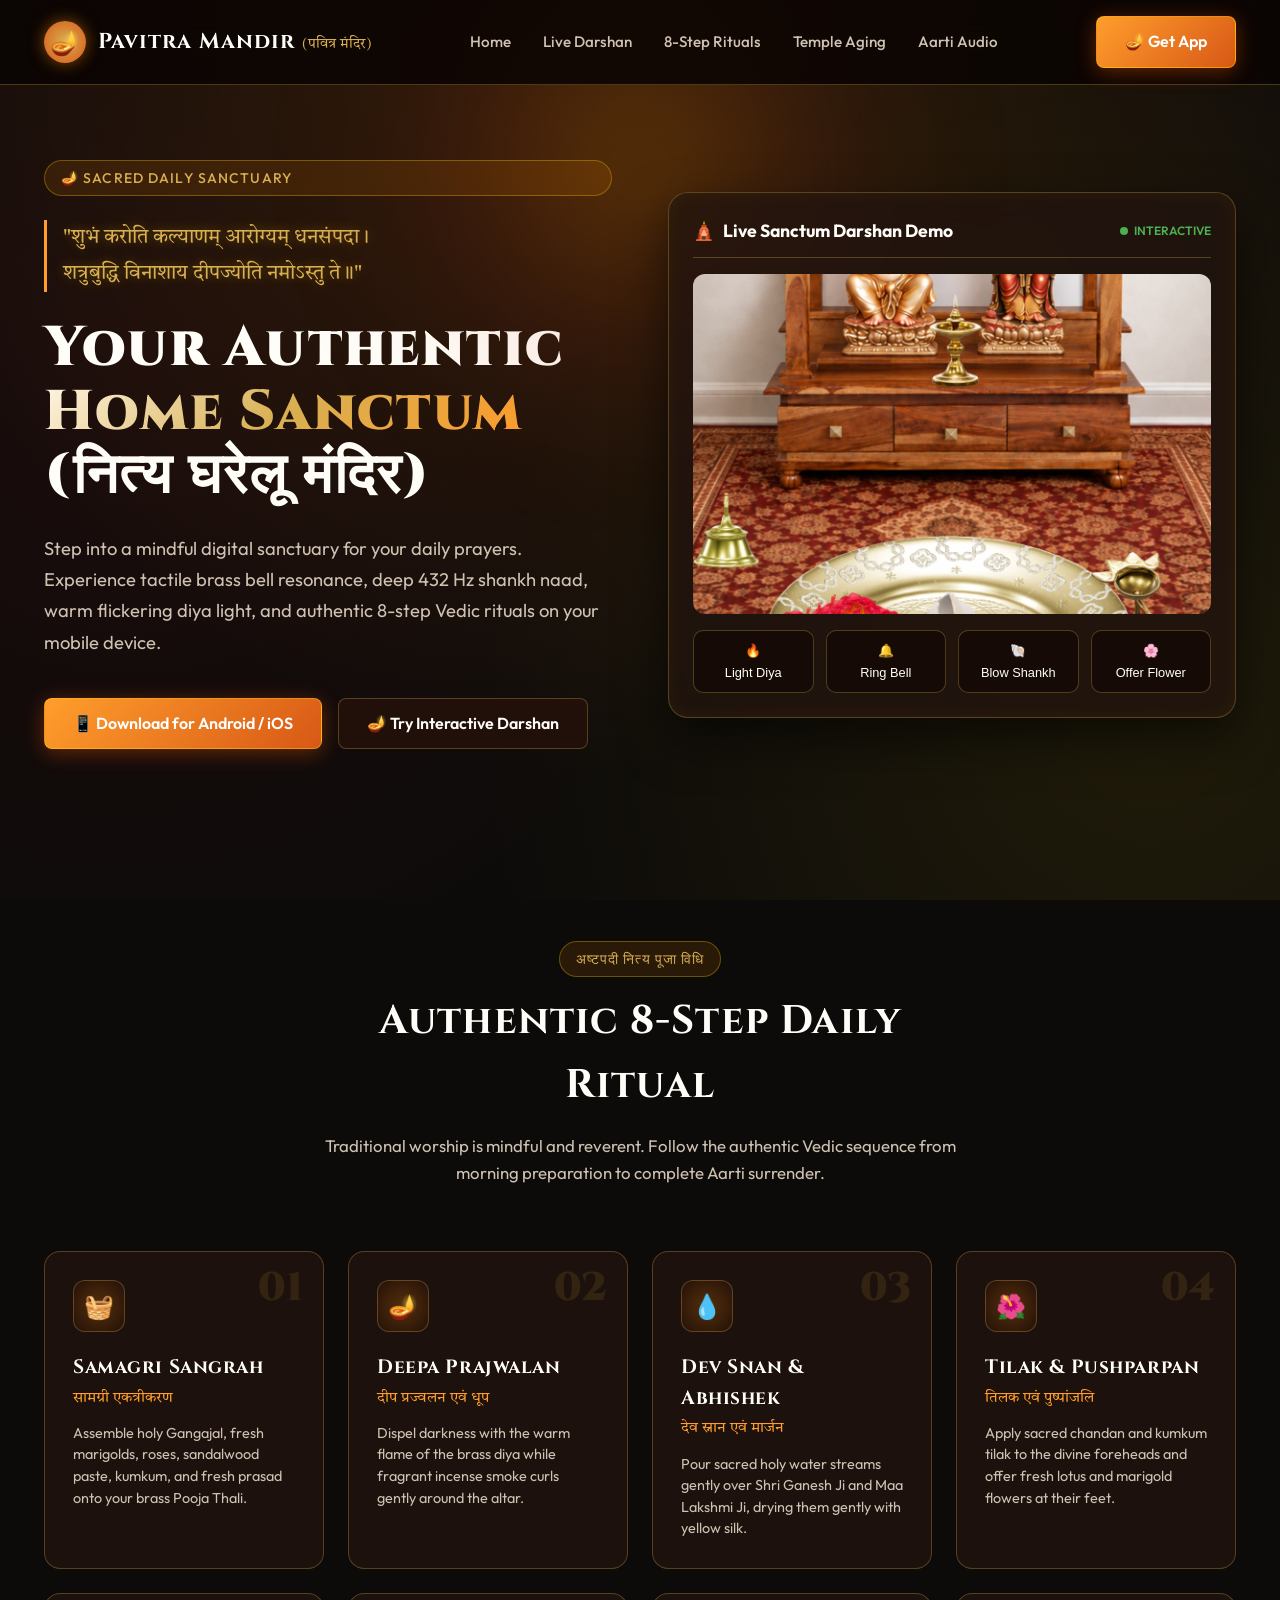
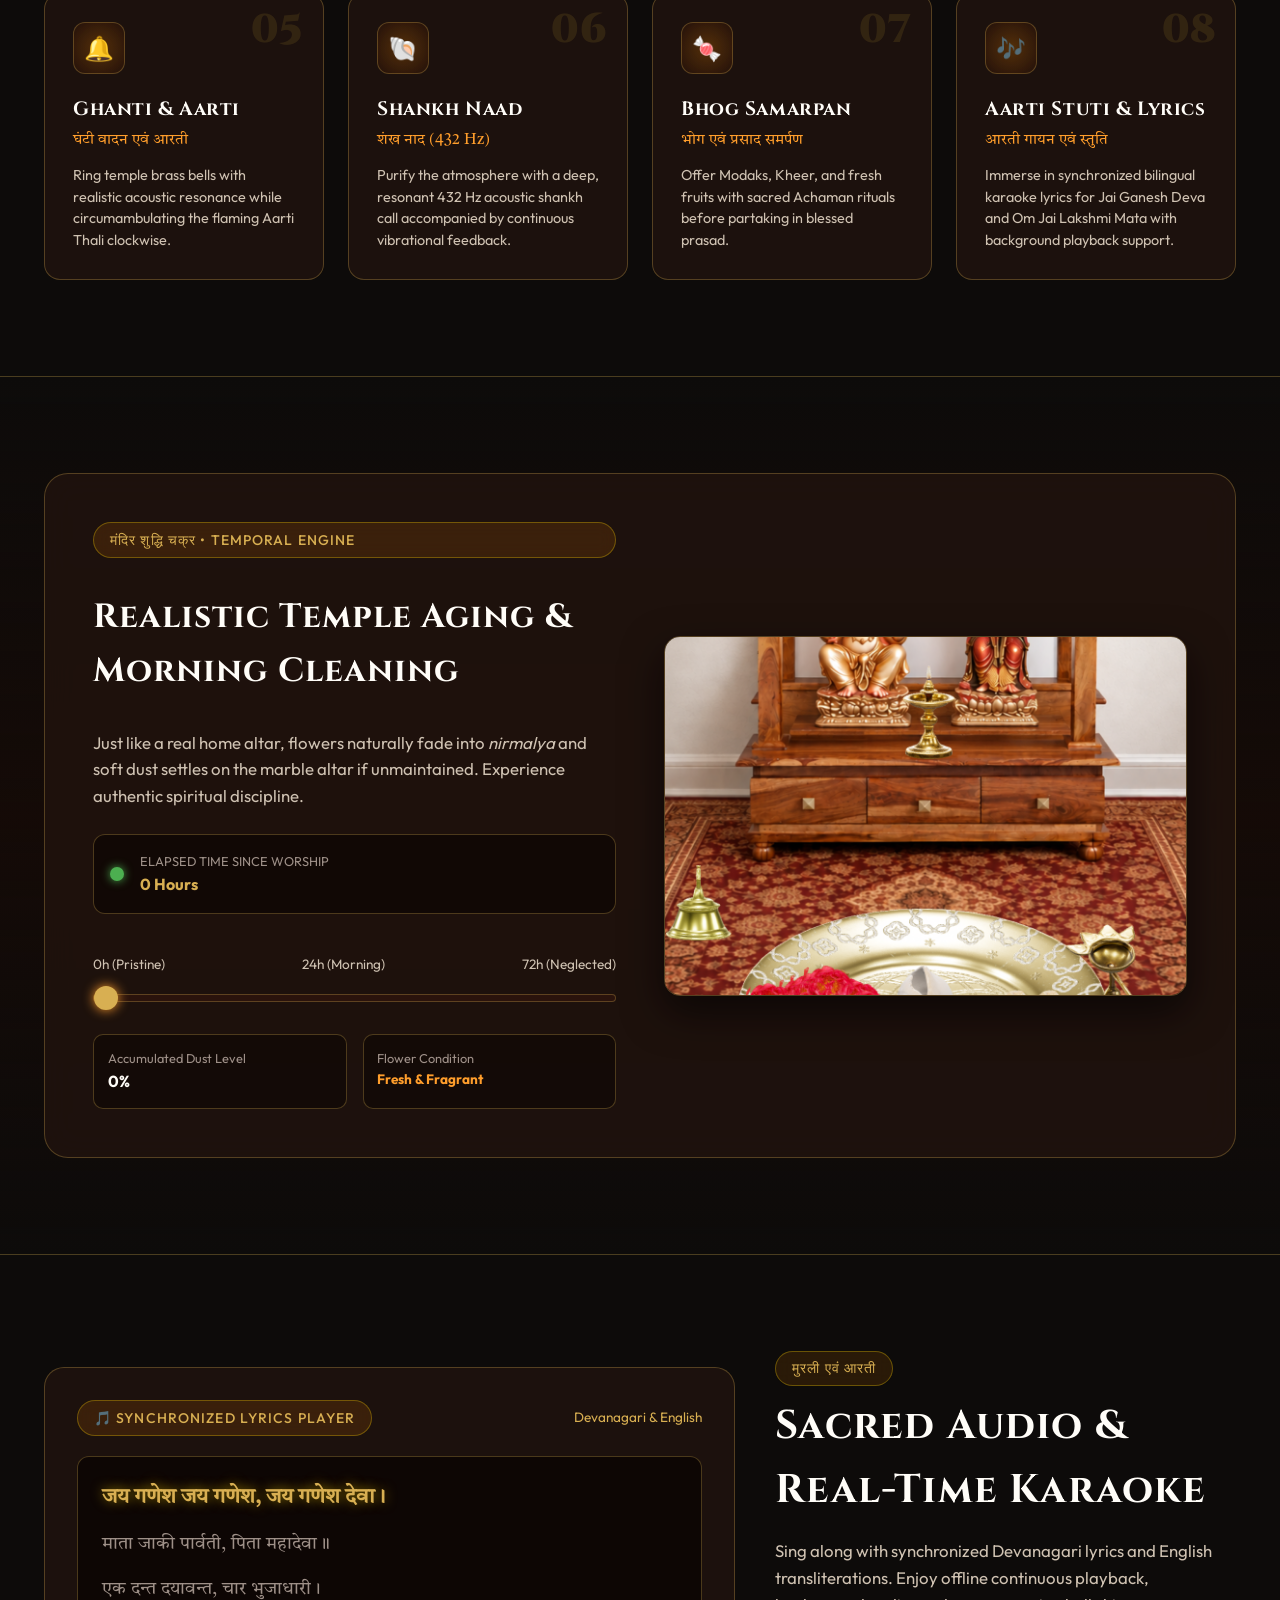
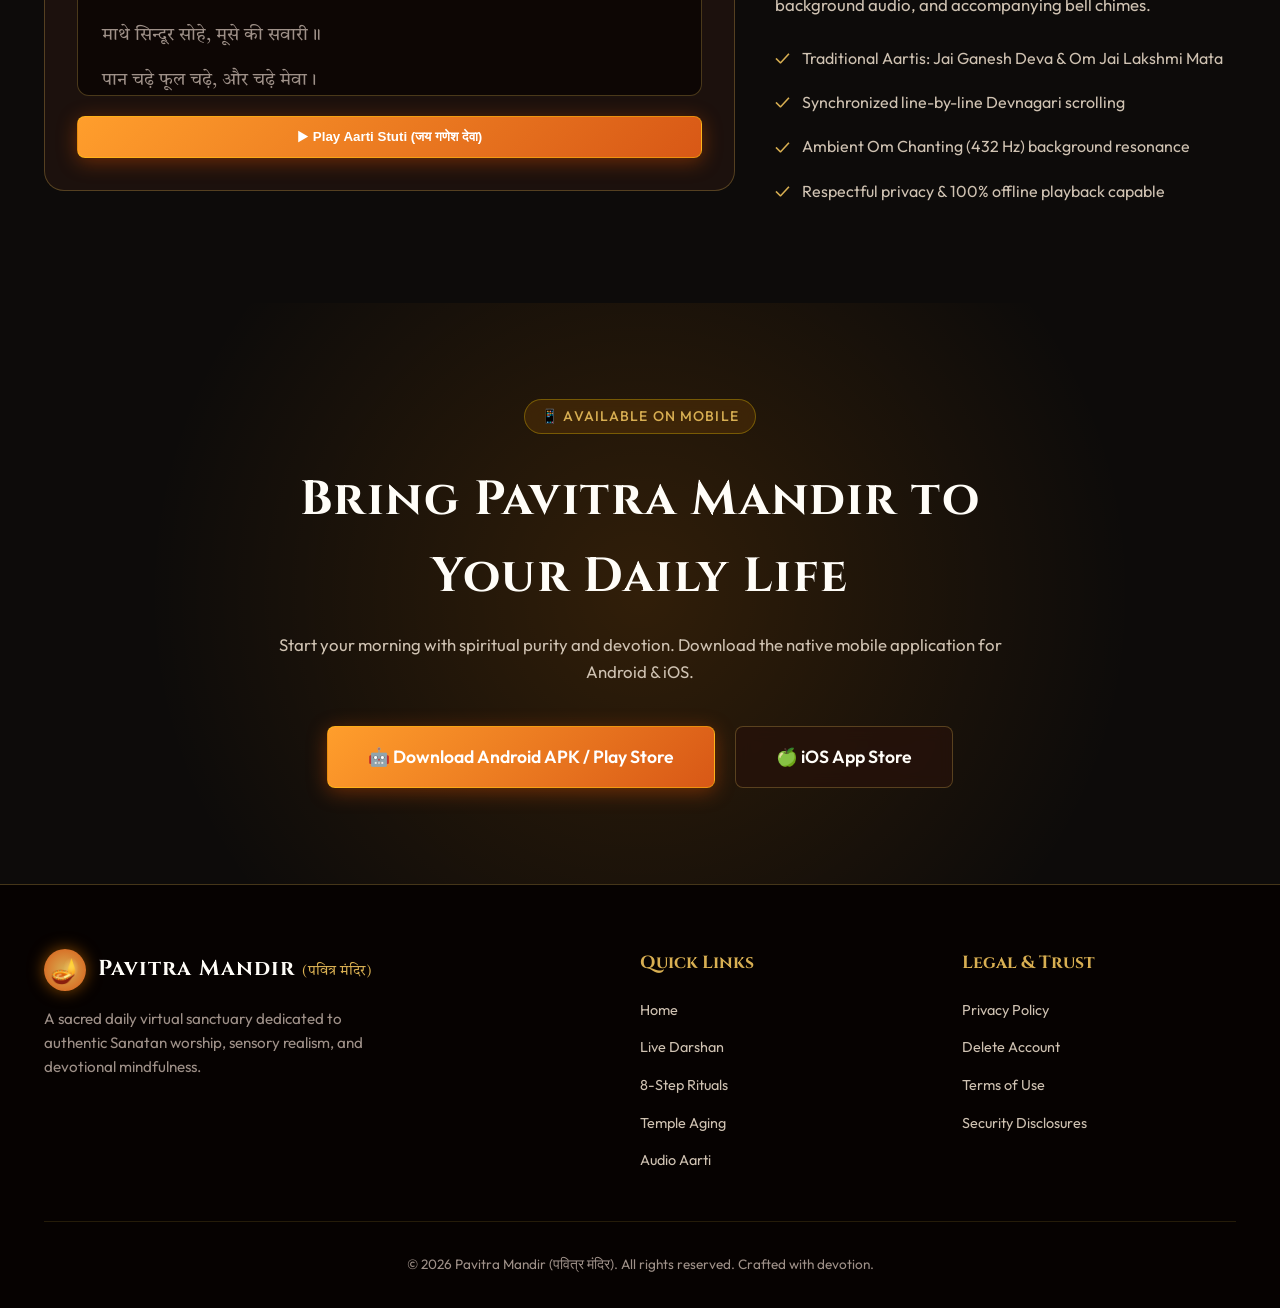
<file: web/index.html>
<!DOCTYPE html>
<html lang="hi">
<head>
  <meta charset="UTF-8">
  <meta name="viewport" content="width=device-width, initial-scale=1.0">
  <title>Pavitra Mandir | पवित्र मंदिर - Authentic Daily Virtual Sacred Sanctuary</title>
  
  <!-- Primary Meta Tags -->
  <meta name="title" content="Pavitra Mandir | पवित्र मंदिर - Authentic Daily Virtual Sacred Sanctuary">
  <meta name="description" content="Pavitra Mandir brings the authentic Indian home temple experience (घरेलू पूजा घर) to Android & iOS. Perform 8-step daily pooja rituals, blow 432 Hz shankh, light diyas, and listen to aarti lyrics.">
  <meta name="keywords" content="Pavitra Mandir, virtual temple app, daily pooja, Indian worship, Ganesh Aarti, Lakshmi Puja, 432Hz Shankh, Hindu rituals">
  
  <!-- Open Graph / Facebook -->
  <meta property="og:type" content="website">
  <meta property="og:url" content="https://pavitramandir.app/">
  <meta property="og:title" content="Pavitra Mandir | पवित्र मंदिर - Virtual Home Sanctuary">
  <meta property="og:description" content="Translate the deeply personal, tactile, and spiritual experience of an authentic Indian home temple into your daily digital routine.">
  <meta property="og:image" content="assets/mandir-aarti-complete.png">

  <!-- Favicon & Stylesheet -->
  <link rel="icon" type="image/png" href="assets/mandir-aarti-facing-idols.png">
  <link rel="stylesheet" href="style.css">
</head>
<body>

  <!-- Navigation Bar -->
  <header>
    <nav class="navbar" id="mainNavbar">
      <div class="container navbar-container">
        <a href="#" class="brand-logo" id="brandLogo">
          <div class="brand-icon">🪔</div>
          <div>
            <span class="brand-text">Pavitra Mandir</span>
            <span class="brand-sub">(पवित्र मंदिर)</span>
          </div>
        </a>

        <ul class="nav-links" id="navLinks">
          <li><a href="#hero" class="nav-link" id="navHome">Home</a></li>
          <li><a href="#simulator" class="nav-link" id="navSimulator">Live Darshan</a></li>
          <li><a href="#rituals" class="nav-link" id="navRituals">8-Step Rituals</a></li>
          <li><a href="#aging" class="nav-link" id="navAging">Temple Aging</a></li>
          <li><a href="#aarti" class="nav-link" id="navAarti">Aarti Audio</a></li>
        </ul>

        <div class="nav-actions">
          <a href="#download" class="btn-primary" id="btnNavDownload">
            <span>🪔 Get App</span>
          </a>
        </div>
      </div>
    </nav>
  </header>

  <main>
    <!-- Hero Section -->
    <section class="hero" id="hero">
      <div class="hero-bg-glow"></div>
      <div class="container">
        <div class="hero-grid">
          <div class="hero-content">
            <div class="saffron-badge">
              <span>🪔 Sacred Daily Sanctuary</span>
            </div>
            
            <p class="hero-shlok" id="heroShlok">
              "शुभं करोति कल्याणम् आरोग्यम् धनसंपदा ।<br>
              शत्रुबुद्धि विनाशाय दीपज्योति नमोऽस्तु ते ॥"
            </p>

            <h1 class="hero-title">
              Your Authentic <br>
              <span class="gold-gradient-text">Home Sanctum</span> <br>
              (नित्य घरेलू मंदिर)
            </h1>

            <p class="hero-subtitle">
              Step into a mindful digital sanctuary for your daily prayers. Experience tactile brass bell resonance, deep 432&nbsp;Hz shankh naad, warm flickering diya light, and authentic 8-step Vedic rituals on your mobile device.
            </p>

            <div class="hero-ctas">
              <a href="#download" class="btn-primary" id="btnHeroDownload">
                <span>📱 Download for Android / iOS</span>
              </a>
              <a href="#simulator" class="btn-secondary" id="btnHeroTryLive">
                <span>🪔 Try Interactive Darshan</span>
              </a>
            </div>
          </div>

          <!-- Interactive Live Mandir Simulator Box -->
          <div class="mandir-simulator-card" id="simulator">
            <div class="simulator-header">
              <div class="simulator-title">
                <span style="color: var(--gold);">🛕</span> Live Sanctum Darshan Demo
              </div>
              <div class="live-indicator">
                <span class="dot-pulse"></span>
                <span>INTERACTIVE</span>
              </div>
            </div>

            <div class="sanctum-canvas-container">
              <img src="assets/mandir-aarti-facing-idols.png" alt="Pavitra Mandir Sanctum Sanctorum" class="sanctum-img" id="sanctumImg">
              <div class="diya-overlay-glow" id="diyaGlow"></div>
              <canvas id="sanctumCanvas" class="ripple-canvas"></canvas>
            </div>

            <div class="simulator-toolbar">
              <button class="action-btn" id="btnLightDiya" title="Light Diya">
                <span>🔥</span>
                <span>Light Diya</span>
              </button>
              <button class="action-btn" id="btnRingBell" title="Ring Bell">
                <span>🔔</span>
                <span>Ring Bell</span>
              </button>
              <button class="action-btn" id="btnBlowShankh" title="Blow Shankh">
                <span>🐚</span>
                <span>Blow Shankh</span>
              </button>
              <button class="action-btn" id="btnOfferFlower" title="Offer Flower">
                <span>🌸</span>
                <span>Offer Flower</span>
              </button>
            </div>
          </div>
        </div>
      </div>
    </section>

    <!-- 8-Step Daily Worship Ritual Section -->
    <section class="section" id="rituals">
      <div class="container">
        <div class="section-header">
          <div class="saffron-badge">
            <span>अष्टपदी नित्य पूजा विधि</span>
          </div>
          <h2 class="section-title">Authentic 8-Step Daily Ritual</h2>
          <p class="section-desc">
            Traditional worship is mindful and reverent. Follow the authentic Vedic sequence from morning preparation to complete Aarti surrender.
          </p>
        </div>

        <div class="ritual-grid">
          <!-- Step 1 -->
          <div class="ritual-card" id="ritualStep1">
            <span class="step-num">01</span>
            <div class="ritual-icon">🧺</div>
            <h3 class="ritual-title">Samagri Sangrah</h3>
            <p class="ritual-hindi">सामग्री एकत्रीकरण</p>
            <p class="ritual-desc">Assemble holy Gangajal, fresh marigolds, roses, sandalwood paste, kumkum, and fresh prasad onto your brass Pooja Thali.</p>
          </div>

          <!-- Step 2 -->
          <div class="ritual-card" id="ritualStep2">
            <span class="step-num">02</span>
            <div class="ritual-icon">🪔</div>
            <h3 class="ritual-title">Deepa Prajwalan</h3>
            <p class="ritual-hindi">दीप प्रज्वलन एवं धूप</p>
            <p class="ritual-desc">Dispel darkness with the warm flame of the brass diya while fragrant incense smoke curls gently around the altar.</p>
          </div>

          <!-- Step 3 -->
          <div class="ritual-card" id="ritualStep3">
            <span class="step-num">03</span>
            <div class="ritual-icon">💧</div>
            <h3 class="ritual-title">Dev Snan & Abhishek</h3>
            <p class="ritual-hindi">देव स्नान एवं मार्जन</p>
            <p class="ritual-desc">Pour sacred holy water streams gently over Shri Ganesh Ji and Maa Lakshmi Ji, drying them gently with yellow silk.</p>
          </div>

          <!-- Step 4 -->
          <div class="ritual-card" id="ritualStep4">
            <span class="step-num">04</span>
            <div class="ritual-icon">🌺</div>
            <h3 class="ritual-title">Tilak & Pushparpan</h3>
            <p class="ritual-hindi">तिलक एवं पुष्पांजलि</p>
            <p class="ritual-desc">Apply sacred chandan and kumkum tilak to the divine foreheads and offer fresh lotus and marigold flowers at their feet.</p>
          </div>

          <!-- Step 5 -->
          <div class="ritual-card" id="ritualStep5">
            <span class="step-num">05</span>
            <div class="ritual-icon">🔔</div>
            <h3 class="ritual-title">Ghanti & Aarti</h3>
            <p class="ritual-hindi">घंटी वादन एवं आरती</p>
            <p class="ritual-desc">Ring temple brass bells with realistic acoustic resonance while circumambulating the flaming Aarti Thali clockwise.</p>
          </div>

          <!-- Step 6 -->
          <div class="ritual-card" id="ritualStep6">
            <span class="step-num">06</span>
            <div class="ritual-icon">🐚</div>
            <h3 class="ritual-title">Shankh Naad</h3>
            <p class="ritual-hindi">शंख नाद (432 Hz)</p>
            <p class="ritual-desc">Purify the atmosphere with a deep, resonant 432 Hz acoustic shankh call accompanied by continuous vibrational feedback.</p>
          </div>

          <!-- Step 7 -->
          <div class="ritual-card" id="ritualStep7">
            <span class="step-num">07</span>
            <div class="ritual-icon">🍬</div>
            <h3 class="ritual-title">Bhog Samarpan</h3>
            <p class="ritual-hindi">भोग एवं प्रसाद समर्पण</p>
            <p class="ritual-desc">Offer Modaks, Kheer, and fresh fruits with sacred Achaman rituals before partaking in blessed prasad.</p>
          </div>

          <!-- Step 8 -->
          <div class="ritual-card" id="ritualStep8">
            <span class="step-num">08</span>
            <div class="ritual-icon">🎶</div>
            <h3 class="ritual-title">Aarti Stuti & Lyrics</h3>
            <p class="ritual-hindi">आरती गायन एवं स्तुति</p>
            <p class="ritual-desc">Immerse in synchronized bilingual karaoke lyrics for Jai Ganesh Deva and Om Jai Lakshmi Mata with background playback support.</p>
          </div>
        </div>
      </div>
    </section>

    <!-- Temporal Aging Engine Showcase -->
    <section class="section aging-section" id="aging">
      <div class="container">
        <div class="aging-box">
          <div class="aging-control-panel">
            <div class="saffron-badge">
              <span>मंदिर शुद्धि चक्र • Temporal Engine</span>
            </div>
            <h2 class="section-title" style="font-size: 2.1rem; margin: 0.5rem 0;">
              Realistic Temple Aging & Morning Cleaning
            </h2>
            <p class="section-desc">
              Just like a real home altar, flowers naturally fade into <em>nirmalya</em> and soft dust settles on the marble altar if unmaintained. Experience authentic spiritual discipline.
            </p>

            <div class="status-badge-container">
              <div class="status-indicator-dot" id="agingStatusDot"></div>
              <div>
                <div style="font-size: 0.8rem; color: var(--text-muted); text-transform: uppercase;">Elapsed Time since worship</div>
                <div style="font-weight: 700; color: var(--gold);" id="agingTimeDisplay">0 Hours</div>
              </div>
            </div>

            <div class="time-slider-wrapper">
              <div class="slider-labels">
                <span>0h (Pristine)</span>
                <span>24h (Morning)</span>
                <span>72h (Neglected)</span>
              </div>
              <input type="range" min="0" max="72" value="0" class="aging-slider" id="agingSlider">
            </div>

            <div style="display: grid; grid-template-columns: 1fr 1fr; gap: 1rem;">
              <div style="background: rgba(10,4,3,0.5); padding: 0.85rem; border-radius: 10px; border: 1px solid var(--border-gold);">
                <div style="font-size: 0.8rem; color: var(--text-muted);">Accumulated Dust Level</div>
                <div style="font-weight: 700; color: var(--text-primary);" id="dustLevelDisplay">0%</div>
              </div>
              <div style="background: rgba(10,4,3,0.5); padding: 0.85rem; border-radius: 10px; border: 1px solid var(--border-gold);">
                <div style="font-size: 0.8rem; color: var(--text-muted);">Flower Condition</div>
                <div style="font-weight: 700; color: var(--saffron); font-size: 0.85rem;" id="flowerStatusDisplay">Fresh & Fragrant</div>
              </div>
            </div>
          </div>

          <div style="border-radius: 16px; overflow: hidden; border: 1px solid var(--border-gold); height: 360px; box-shadow: 0 16px 40px rgba(0,0,0,0.6);">
            <img src="assets/mandir-aarti-facing-idols.png" alt="Temple Aging State" id="templeStateImg" style="width: 100%; height: 100%; object-fit: cover; transition: all 0.5s ease;">
          </div>
        </div>
      </div>
    </section>

    <!-- Audio Aarti & Lyrics Section -->
    <section class="section" id="aarti">
      <div class="container">
        <div class="audio-showcase-grid">
          <div class="lyrics-player-card">
            <div style="display: flex; align-items: center; justify-content: space-between;">
              <div class="saffron-badge"><span>🎵 Synchronized Lyrics Player</span></div>
              <span style="font-size: 0.85rem; color: var(--gold);">Devanagari & English</span>
            </div>

            <div class="lyrics-screen" id="lyricsContainer">
              <!-- Rendered via JS -->
            </div>

            <div class="player-controls">
              <button class="btn-primary" id="btnPlayAarti" style="width: 100%; justify-content: center;">
                <span>▶ Play Aarti Stuti (जय गणेश देवा)</span>
              </button>
            </div>
          </div>

          <div>
            <div class="saffron-badge"><span>मुरली एवं आरती</span></div>
            <h2 class="section-title" style="margin-top: 0.5rem;">Sacred Audio & Real-Time Karaoke</h2>
            <p class="section-desc" style="margin-bottom: 1.5rem;">
              Sing along with synchronized Devanagari lyrics and English transliterations. Enjoy offline continuous playback, background audio, and accompanying bell chimes.
            </p>
            <ul style="list-style: none; display: flex; flex-direction: column; gap: 0.85rem; color: var(--text-secondary);">
              <li style="display: flex; align-items: center; gap: 0.75rem;">
                <span style="color: var(--gold); font-size: 1.2rem;">✓</span> Traditional Aartis: Jai Ganesh Deva & Om Jai Lakshmi Mata
              </li>
              <li style="display: flex; align-items: center; gap: 0.75rem;">
                <span style="color: var(--gold); font-size: 1.2rem;">✓</span> Synchronized line-by-line Devnagari scrolling
              </li>
              <li style="display: flex; align-items: center; gap: 0.75rem;">
                <span style="color: var(--gold); font-size: 1.2rem;">✓</span> Ambient Om Chanting (432 Hz) background resonance
              </li>
              <li style="display: flex; align-items: center; gap: 0.75rem;">
                <span style="color: var(--gold); font-size: 1.2rem;">✓</span> Respectful privacy & 100% offline playback capable
              </li>
            </ul>
          </div>
        </div>
      </div>
    </section>

    <!-- Download Section -->
    <section class="section" id="download" style="text-align: center; background: radial-gradient(circle at 50% 50%, rgba(255,140,0,0.15), transparent 70%);">
      <div class="container" style="max-width: 800px;">
        <div class="saffron-badge" style="margin: 0 auto 1rem;"><span>📱 Available on Mobile</span></div>
        <h2 class="section-title" style="font-size: 3rem;">Bring Pavitra Mandir to Your Daily Life</h2>
        <p class="section-desc" style="margin-bottom: 2.5rem;">
          Start your morning with spiritual purity and devotion. Download the native mobile application for Android & iOS.
        </p>
        <div style="display: flex; justify-content: center; gap: 1.25rem; flex-wrap: wrap;">
          <a href="#" class="btn-primary" style="padding: 1rem 2.5rem; font-size: 1.1rem;">
            <span>🤖 Download Android APK / Play Store</span>
          </a>
          <a href="#" class="btn-secondary" style="padding: 1rem 2.5rem; font-size: 1.1rem;">
            <span>🍏 iOS App Store</span>
          </a>
        </div>
      </div>
    </section>
  </main>

  <!-- Footer -->
  <footer class="footer">
    <div class="container">
      <div class="footer-grid">
        <div class="footer-brand">
          <a href="#" class="brand-logo">
            <div class="brand-icon">🪔</div>
            <div>
              <span class="brand-text">Pavitra Mandir</span>
              <span class="brand-sub">(पवित्र मंदिर)</span>
            </div>
          </a>
          <p>
            A sacred daily virtual sanctuary dedicated to authentic Sanatan worship, sensory realism, and devotional mindfulness.
          </p>
        </div>

        <div>
          <h4 class="footer-title">Quick Links</h4>
          <ul class="footer-links">
            <li><a href="#hero">Home</a></li>
            <li><a href="#simulator">Live Darshan</a></li>
            <li><a href="#rituals">8-Step Rituals</a></li>
            <li><a href="#aging">Temple Aging</a></li>
            <li><a href="#aarti">Audio Aarti</a></li>
          </ul>
        </div>

        <div>
          <h4 class="footer-title">Legal & Trust</h4>
          <ul class="footer-links">
            <li><a href="privacy-policy.html" id="footerPrivacyLink">Privacy Policy</a></li>
            <li><a href="delete-account.html" id="footerDeleteAccountLink">Delete Account</a></li>
            <li><a href="#">Terms of Use</a></li>
            <li><a href="#">Security Disclosures</a></li>
          </ul>
        </div>
      </div>

      <div class="footer-bottom">
        <p>© 2026 Pavitra Mandir (पवित्र मंदिर). All rights reserved. Crafted with devotion.</p>
      </div>
    </div>
  </footer>

  <script src="app.js"></script>
</body>
</html>
</file>
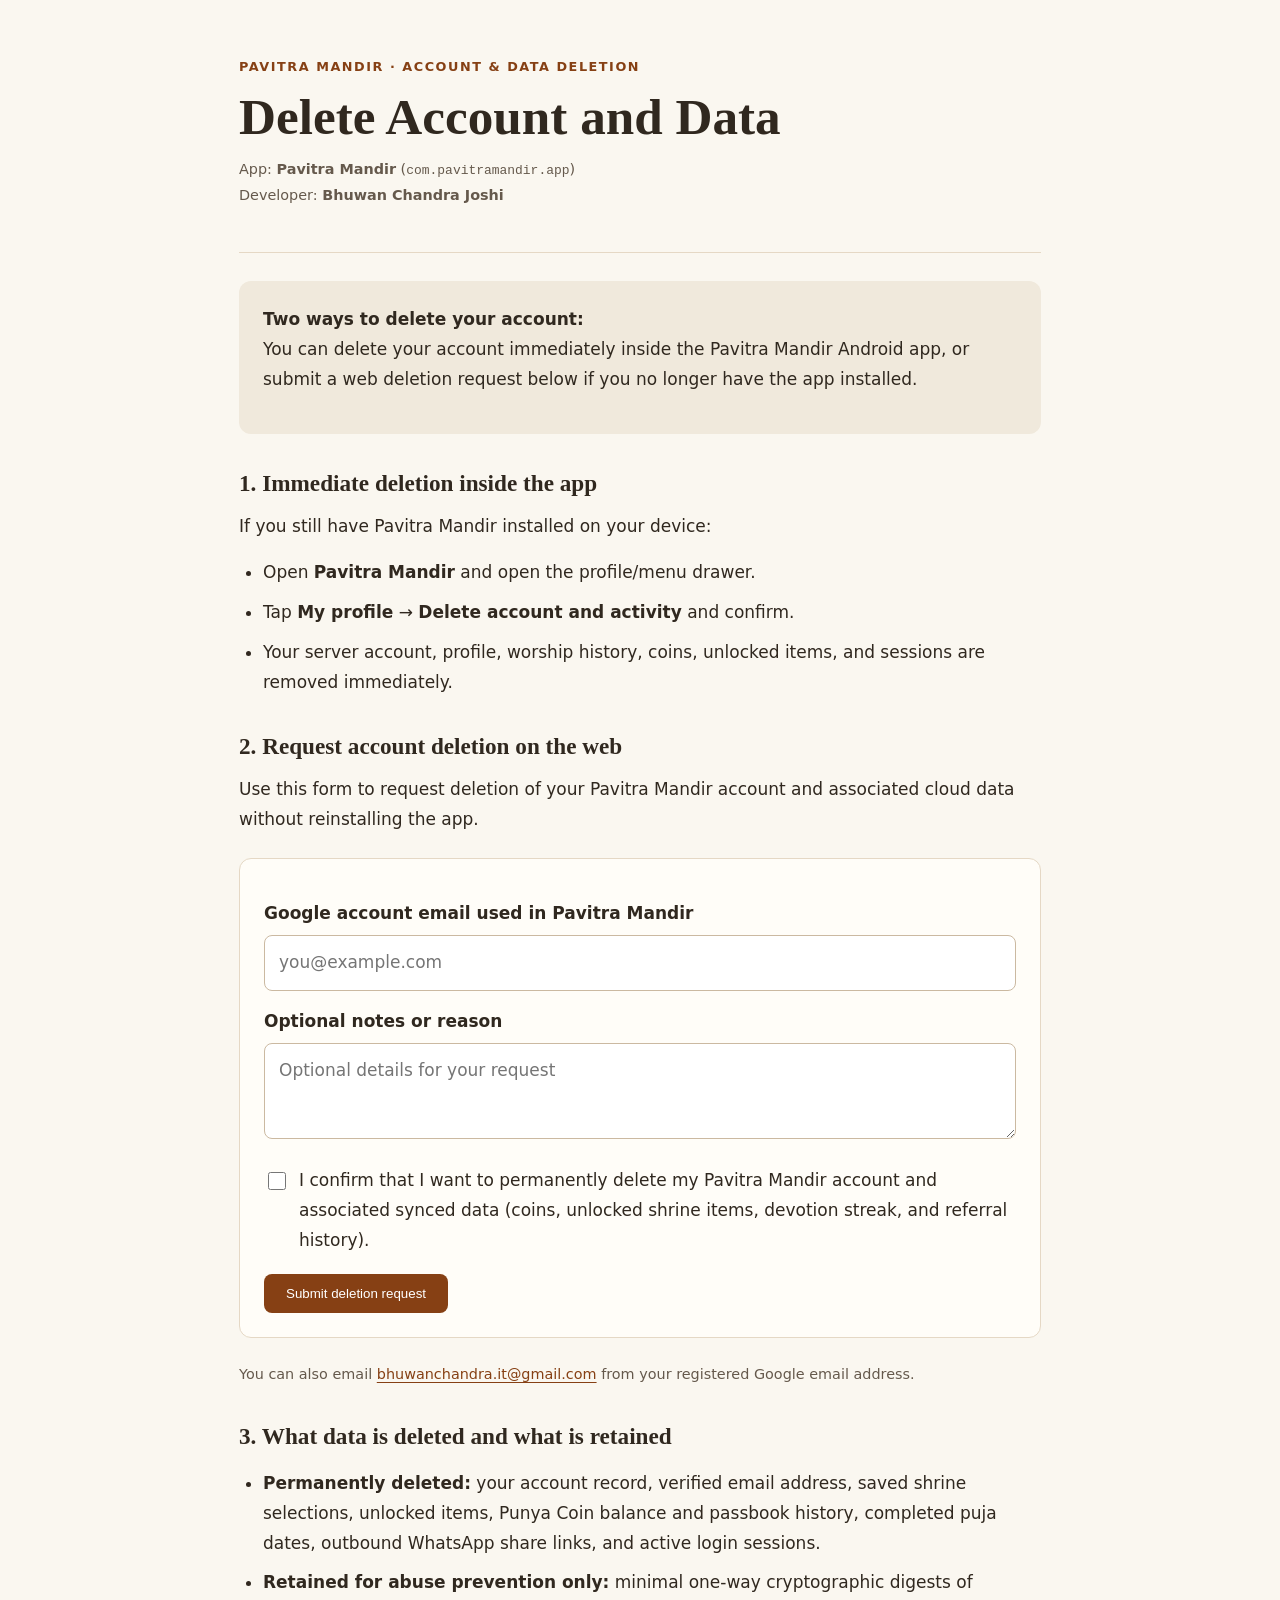
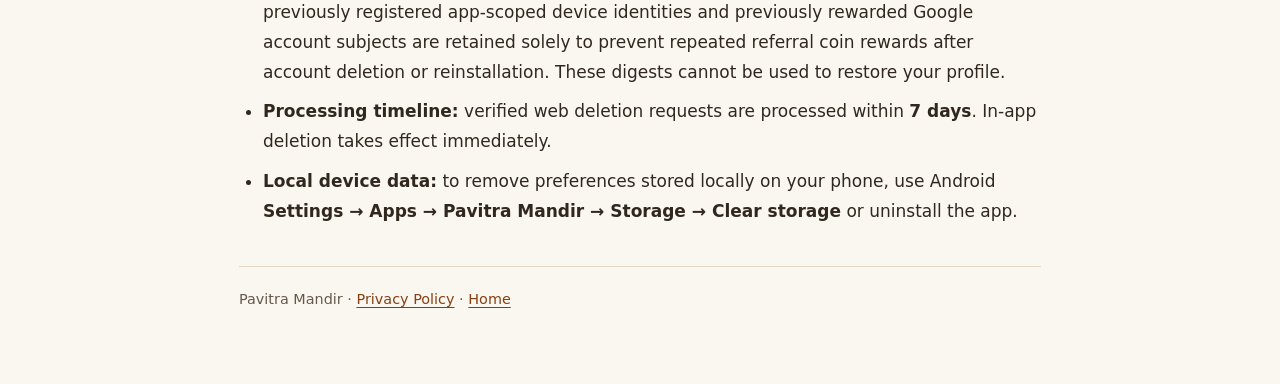
<file: web/delete-account.html>
<!doctype html>
<html lang="en">
<head>
  <meta charset="utf-8">
  <meta name="viewport" content="width=device-width, initial-scale=1">
  <meta name="description" content="Request deletion of your Pavitra Mandir account and associated data.">
  <meta name="robots" content="index, follow">
  <title>Delete Account &amp; Data · Pavitra Mandir</title>
  <style>
    :root { color-scheme: light; --ink: #30281f; --muted: #65594c; --accent: #864014; --accent-dark: #6b310d; --line: #e5d8c5; --card: #f0e9dc; --surface: #fffdf8; }
    * { box-sizing: border-box; }
    body { margin: 0; background: #faf7f0; color: var(--ink); font: 17px/1.75 system-ui, -apple-system, BlinkMacSystemFont, "Segoe UI", sans-serif; }
    main { max-width: 850px; margin: auto; padding: 56px 24px 72px; }
    header { border-bottom: 1px solid var(--line); padding-bottom: 28px; }
    .brand { color: var(--accent); font-weight: 700; letter-spacing: .12em; font-size: .8rem; text-transform: uppercase; }
    h1 { margin: 10px 0; font: 600 clamp(2.1rem, 7vw, 3.2rem)/1.15 Georgia, serif; }
    h2 { margin: 0 0 12px; font: 600 1.45rem/1.35 Georgia, serif; }
    p { margin: 0 0 16px; }
    .meta, footer { color: var(--muted); font-size: .9rem; }
    .summary { background: var(--card); padding: 24px; border-radius: 12px; margin: 28px 0; }
    .card { background: var(--surface); border: 1px solid var(--line); border-radius: 12px; padding: 24px; margin: 24px 0; }
    section { margin-top: 34px; }
    ul { padding-left: 24px; }
    li { margin-bottom: 10px; }
    a { color: var(--accent); text-underline-offset: 3px; overflow-wrap: anywhere; }
    a:focus-visible, button:focus-visible, input:focus-visible, textarea:focus-visible { outline: 3px solid var(--accent); outline-offset: 3px; }
    code { overflow-wrap: anywhere; font-size: .9em; }
    label { display: block; font-weight: 600; margin: 16px 0 6px; }
    input[type="email"], textarea {
      width: 100%; padding: 12px 14px; border: 1px solid #cbb9a1; border-radius: 8px;
      background: #ffffff; color: var(--ink); font: inherit;
    }
    textarea { min-height: 96px; resize: vertical; }
    .checkbox-row { display: flex; gap: 10px; align-items: flex-start; margin: 18px 0; font-weight: 400; cursor: pointer; }
    .checkbox-row input { margin-top: 6px; flex: 0 0 auto; width: 18px; height: 18px; accent-color: var(--accent); }
    .btn {
      display: inline-block; border: 0; border-radius: 8px; padding: 12px 22px;
      background: var(--accent); color: #ffffff; font: 600 1rem/1.2 inherit; cursor: pointer; text-decoration: none;
    }
    .btn:hover { background: var(--accent-dark); }
    .btn[disabled] { opacity: .65; cursor: wait; }
    .btn-secondary { background: transparent; color: var(--accent); border: 1px solid var(--accent); margin-top: 10px; }
    .btn-secondary:hover { background: #f6ede0; }
    .status { display: none; margin-top: 18px; padding: 16px 18px; border-radius: 10px; border: 1px solid var(--line); }
    .status.ok { display: block; background: #edf7ed; border-color: #6aa16d; color: #1e4620; }
    .status.err { display: block; background: #fff1d8; border-color: #b97a30; color: #5c3309; }
    footer { border-top: 1px solid var(--line); margin-top: 40px; padding-top: 20px; }
    @media (max-width: 480px) { main { padding: 32px 20px 48px; } .card { padding: 18px; } }
  </style>
</head>
<body>
  <main>
    <header>
      <div class="brand">Pavitra Mandir · Account &amp; Data Deletion</div>
      <h1>Delete Account and Data</h1>
      <p class="meta">App: <strong>Pavitra Mandir</strong> (<code>com.pavitramandir.app</code>)<br>Developer: <strong>Bhuwan Chandra Joshi</strong></p>
    </header>

    <div class="summary">
      <strong>Two ways to delete your account:</strong>
      <p>You can delete your account immediately inside the Pavitra Mandir Android app, or submit a web deletion request below if you no longer have the app installed.</p>
    </div>

    <section aria-labelledby="in-app">
      <h2 id="in-app">1. Immediate deletion inside the app</h2>
      <p>If you still have Pavitra Mandir installed on your device:</p>
      <ul>
        <li>Open <strong>Pavitra Mandir</strong> and open the profile/menu drawer.</li>
        <li>Tap <strong>My profile</strong> → <strong>Delete account and activity</strong> and confirm.</li>
        <li>Your server account, profile, worship history, coins, unlocked items, and sessions are removed immediately.</li>
      </ul>
    </section>

    <section aria-labelledby="web-request">
      <h2 id="web-request">2. Request account deletion on the web</h2>
      <p>Use this form to request deletion of your Pavitra Mandir account and associated cloud data without reinstalling the app.</p>
      <div class="card">
        <form id="deletionForm">
          <label for="email">Google account email used in Pavitra Mandir</label>
          <input id="email" name="email" type="email" required maxlength="254" autocomplete="email" placeholder="you@example.com">

          <label for="reason">Optional notes or reason</label>
          <textarea id="reason" name="reason" maxlength="500" placeholder="Optional details for your request"></textarea>

          <label class="checkbox-row">
            <input id="confirm" type="checkbox" required>
            <span>I confirm that I want to permanently delete my Pavitra Mandir account and associated synced data (coins, unlocked shrine items, devotion streak, and referral history).</span>
          </label>

          <button id="submitBtn" class="btn" type="submit">Submit deletion request</button>
          <div id="statusBox" class="status" role="status" aria-live="polite"></div>
        </form>
      </div>
      <p class="meta">You can also email <a href="mailto:bhuwanchandra.it@gmail.com?subject=Pavitra%20Mandir%20Account%20Deletion%20Request">bhuwanchandra.it@gmail.com</a> from your registered Google email address.</p>
    </section>

    <section aria-labelledby="data-scope">
      <h2 id="data-scope">3. What data is deleted and what is retained</h2>
      <ul>
        <li><strong>Permanently deleted:</strong> your account record, verified email address, saved shrine selections, unlocked items, Punya Coin balance and passbook history, completed puja dates, outbound WhatsApp share links, and active login sessions.</li>
        <li><strong>Retained for abuse prevention only:</strong> minimal one-way cryptographic digests of previously registered app-scoped device identities and previously rewarded Google account subjects are retained solely to prevent repeated referral coin rewards after account deletion or reinstallation. These digests cannot be used to restore your profile.</li>
        <li><strong>Processing timeline:</strong> verified web deletion requests are processed within <strong>7 days</strong>. In-app deletion takes effect immediately.</li>
        <li><strong>Local device data:</strong> to remove preferences stored locally on your phone, use Android <strong>Settings → Apps → Pavitra Mandir → Storage → Clear storage</strong> or uninstall the app.</li>
      </ul>
    </section>

    <footer>
      Pavitra Mandir · <a href="privacy-policy.html">Privacy Policy</a> · <a href="/">Home</a>
    </footer>
  </main>

  <script>
    (function () {
      var endpoint = "https://mcp-daily-puja-backend-staging-b3mqb.sprites.app/api/v2/account-deletion-request";
      var form = document.getElementById("deletionForm");
      var emailInput = document.getElementById("email");
      var reasonInput = document.getElementById("reason");
      var submitBtn = document.getElementById("submitBtn");
      var statusBox = document.getElementById("statusBox");

      function showStatus(ok, html) {
        statusBox.className = "status " + (ok ? "ok" : "err");
        statusBox.innerHTML = html;
      }

      function escapeHtml(text) {
        return text.replace(/[&<>"']/g, function (c) {
          return { "&": "&amp;", "<": "&lt;", ">": "&gt;", "\"": "&quot;", "'": "&#39;" }[c];
        });
      }

      form.addEventListener("submit", function (event) {
        event.preventDefault();
        var email = emailInput.value.trim();
        var reason = reasonInput.value.trim();
        if (!email) return;

        submitBtn.disabled = true;
        statusBox.className = "status";
        statusBox.textContent = "";

        fetch(endpoint, {
          method: "POST",
          headers: { "Content-Type": "application/json" },
          body: JSON.stringify({ email: email, reason: reason })
        })
          .then(function (res) {
            return res.text().then(function (text) {
              var data = {};
              try { data = text ? JSON.parse(text) : {}; } catch (_) {}
              return { ok: res.ok, status: res.status, data: data };
            });
          })
          .then(function (result) {
            if (result.ok && result.data.requested) {
              var ref = escapeHtml(result.data.reference_id || "");
              var msg = escapeHtml(result.data.message || "Your account deletion request has been recorded.");
              showStatus(true, "<strong>Request received.</strong><br>" + msg + (ref ? "<br>Reference ID: <code>" + ref + "</code>" : ""));
              form.reset();
              return;
            }
            var errMsg = escapeHtml((result.data && result.data.error) || "Could not submit request right now.");
            var mailto = "mailto:bhuwanchandra.it@gmail.com?subject=" +
              encodeURIComponent("Pavitra Mandir Account Deletion Request") +
              "&body=" + encodeURIComponent("Please delete my Pavitra Mandir account and associated data.\n\nGoogle account email: " + email + (reason ? "\nReason: " + reason : ""));
            showStatus(false, errMsg + '<br><a class="btn btn-secondary" href="' + mailto + '">Send request via email instead</a>');
          })
          .catch(function () {
            var mailto = "mailto:bhuwanchandra.it@gmail.com?subject=" +
              encodeURIComponent("Pavitra Mandir Account Deletion Request") +
              "&body=" + encodeURIComponent("Please delete my Pavitra Mandir account and associated data.\n\nGoogle account email: " + email + (reason ? "\nReason: " + reason : ""));
            showStatus(false, 'Unable to reach the account service right now. You can send your deletion request directly by email:<br><a class="btn btn-secondary" href="' + mailto + '">Email deletion request</a>');
          })
          .finally(function () {
            submitBtn.disabled = false;
          });
      });
    })();
  </script>
</body>
</html>
</file>
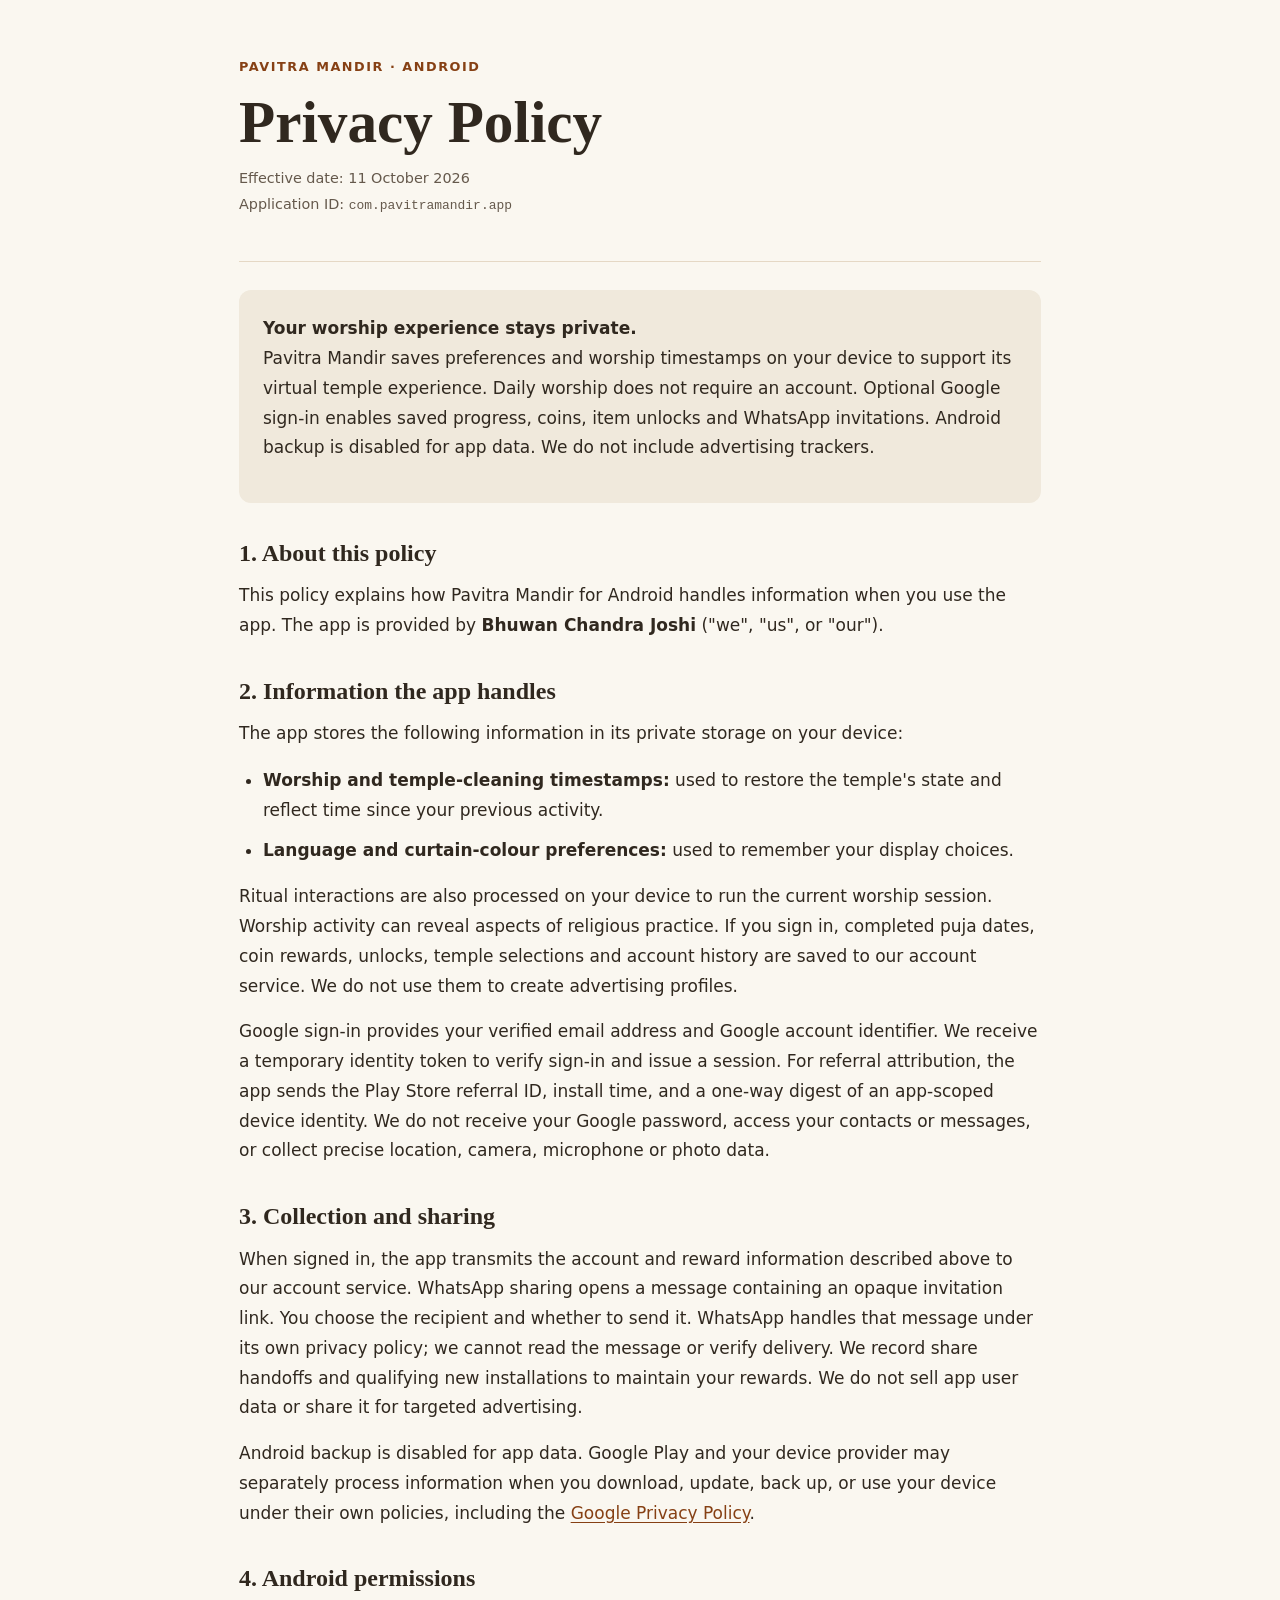
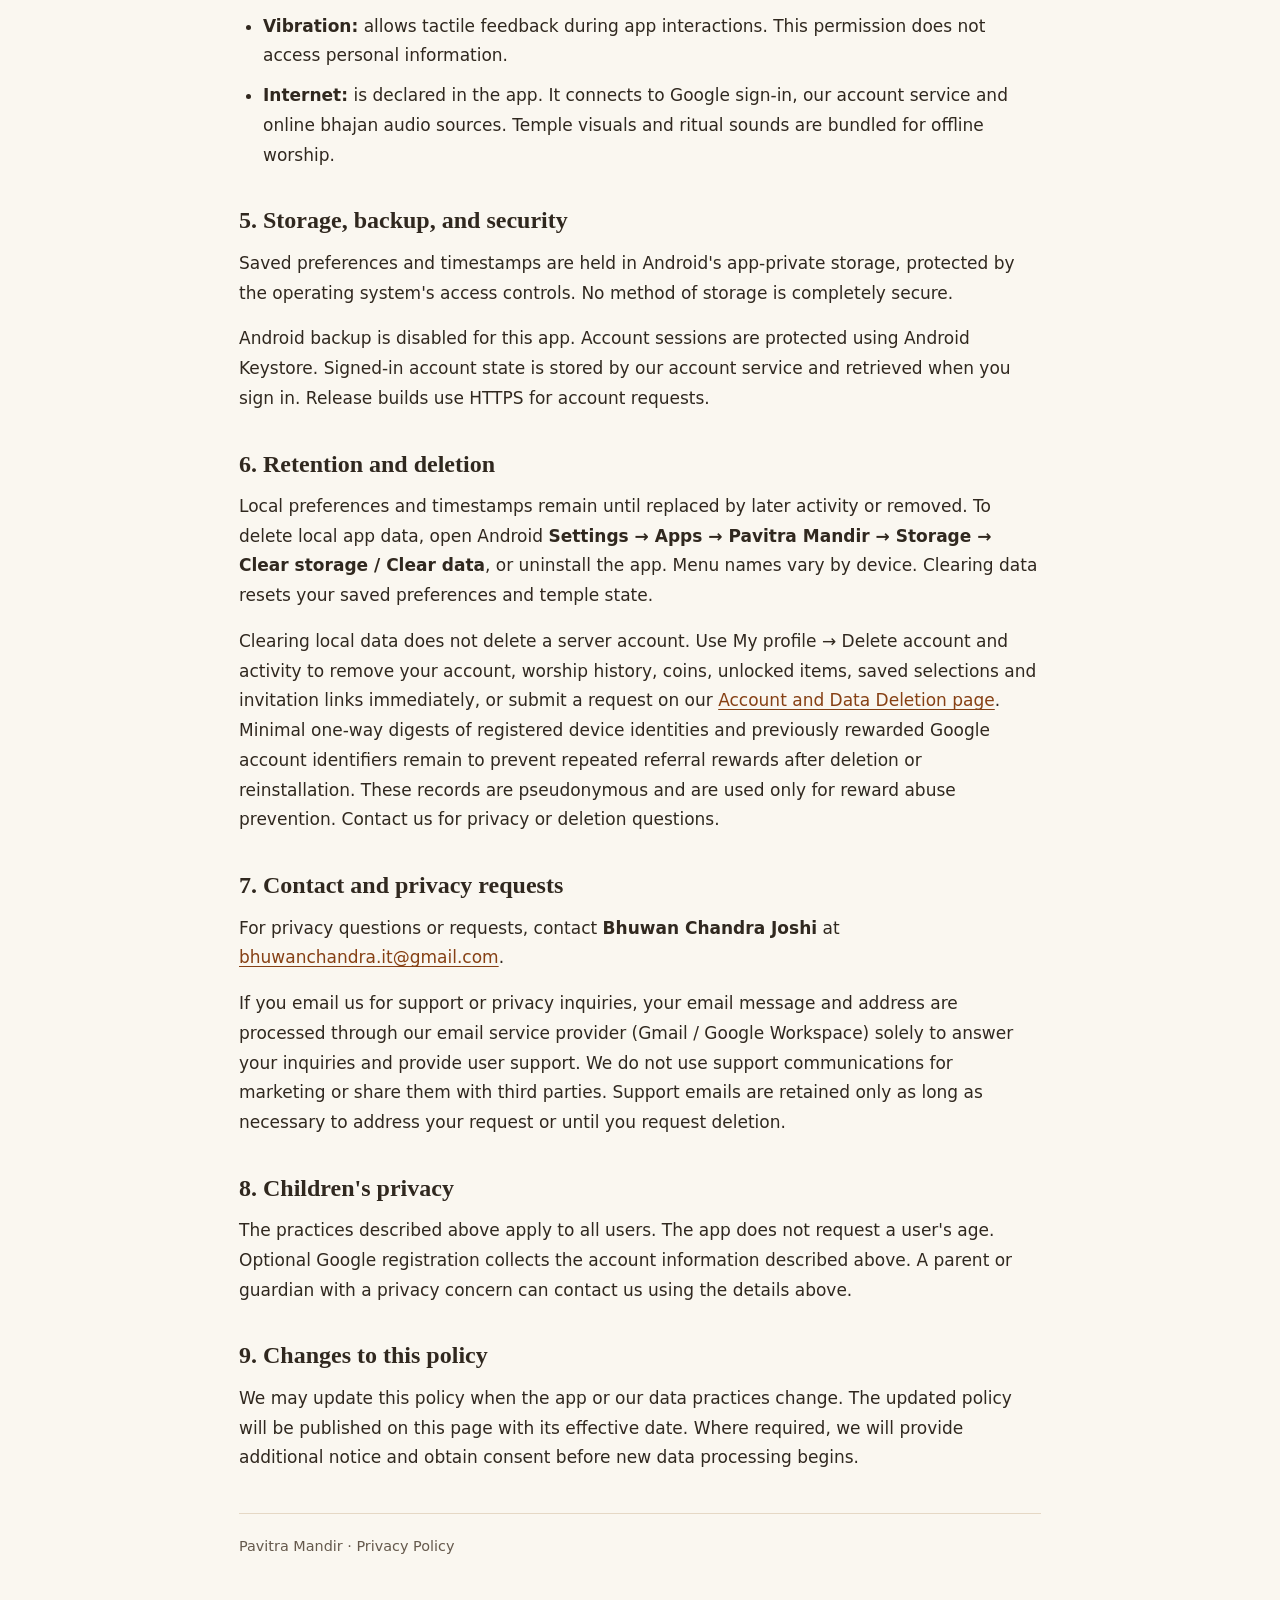
<file: web/privacy-policy.html>
<!doctype html>
<html lang="en">
<head>
  <meta charset="utf-8">
  <meta name="viewport" content="width=device-width, initial-scale=1">
  <meta name="description" content="Privacy policy for the Pavitra Mandir Android app: local data, permissions, backup, and deletion.">
  <meta name="robots" content="index, follow">
  <title>Privacy Policy · Pavitra Mandir</title>
  <style>
    :root { color-scheme: light; --ink: #30281f; --muted: #65594c; --accent: #864014; --line: #e5d8c5; }
    * { box-sizing: border-box; }
    body { margin: 0; background: #faf7f0; color: var(--ink); font: 17px/1.75 system-ui, -apple-system, BlinkMacSystemFont, "Segoe UI", sans-serif; }
    main { max-width: 850px; margin: auto; padding: 56px 24px 72px; }
    header { border-bottom: 1px solid var(--line); padding-bottom: 28px; }
    .brand { color: var(--accent); font-weight: 700; letter-spacing: .12em; font-size: .8rem; text-transform: uppercase; }
    h1 { margin: 10px 0; font: 600 clamp(2.3rem, 8vw, 3.7rem)/1.15 Georgia, serif; }
    h2 { margin: 0 0 12px; font: 600 1.5rem/1.35 Georgia, serif; }
    p { margin: 0 0 16px; }
    .meta, footer { color: var(--muted); font-size: .9rem; }
    .notice { padding: 18px 22px; margin: 26px 0; border: 1px solid #b97a30; border-radius: 12px; background: #fff1d8; }
    .summary { background: #f0e9dc; padding: 24px; border-radius: 12px; margin: 28px 0; }
    section { margin-top: 34px; }
    ul { padding-left: 24px; }
    li { margin-bottom: 10px; }
    a { color: var(--accent); text-underline-offset: 3px; overflow-wrap: anywhere; }
    a:focus-visible { outline: 3px solid var(--accent); outline-offset: 4px; }
    code { overflow-wrap: anywhere; font-size: .9em; }
    footer { border-top: 1px solid var(--line); margin-top: 40px; padding-top: 20px; }
    @media (max-width: 480px) { main { padding: 32px 20px 48px; } }
    @media print { body { background: white; font-size: 11pt; } main { max-width: none; padding: 0; } h2 { break-after: avoid; } }
  </style>
</head>
<body>
  <main>
    <header>
      <div class="brand">Pavitra Mandir · Android</div>
      <h1>Privacy Policy</h1>
      <p class="meta">Effective date: <time datetime="2026-10-11">11 October 2026</time><br>Application ID: <code>com.pavitramandir.app</code></p>
    </header>

    <!-- Privacy Policy for Pavitra Mandir -->
    <div class="summary">
      <strong>Your worship experience stays private.</strong>
      <p>Pavitra Mandir saves preferences and worship timestamps on your device to support its virtual temple experience. Daily worship does not require an account. Optional Google sign-in enables saved progress, coins, item unlocks and WhatsApp invitations. Android backup is disabled for app data. We do not include advertising trackers.</p>
    </div>

    <section aria-labelledby="scope">
      <h2 id="scope">1. About this policy</h2>
      <p>This policy explains how Pavitra Mandir for Android handles information when you use the app. The app is provided by <strong>Bhuwan Chandra Joshi</strong> ("we", "us", or "our").</p>
    </section>

    <section aria-labelledby="data">
      <h2 id="data">2. Information the app handles</h2>
      <p>The app stores the following information in its private storage on your device:</p>
      <ul>
        <li><strong>Worship and temple-cleaning timestamps:</strong> used to restore the temple's state and reflect time since your previous activity.</li>
        <li><strong>Language and curtain-colour preferences:</strong> used to remember your display choices.</li>
      </ul>
      <p>Ritual interactions are also processed on your device to run the current worship session. Worship activity can reveal aspects of religious practice. If you sign in, completed puja dates, coin rewards, unlocks, temple selections and account history are saved to our account service. We do not use them to create advertising profiles.</p>
      <p>Google sign-in provides your verified email address and Google account identifier. We receive a temporary identity token to verify sign-in and issue a session. For referral attribution, the app sends the Play Store referral ID, install time, and a one-way digest of an app-scoped device identity. We do not receive your Google password, access your contacts or messages, or collect precise location, camera, microphone or photo data.</p>
    </section>

    <section aria-labelledby="sharing">
      <h2 id="sharing">3. Collection and sharing</h2>
      <p>When signed in, the app transmits the account and reward information described above to our account service. WhatsApp sharing opens a message containing an opaque invitation link. You choose the recipient and whether to send it. WhatsApp handles that message under its own privacy policy; we cannot read the message or verify delivery. We record share handoffs and qualifying new installations to maintain your rewards. We do not sell app user data or share it for targeted advertising.</p>
      <p>Android backup is disabled for app data. Google Play and your device provider may separately process information when you download, update, back up, or use your device under their own policies, including the <a href="https://policies.google.com/privacy">Google Privacy Policy</a>.</p>
    </section>

    <section aria-labelledby="permissions">
      <h2 id="permissions">4. Android permissions</h2>
      <ul>
        <li><strong>Vibration:</strong> allows tactile feedback during app interactions. This permission does not access personal information.</li>
        <li><strong>Internet:</strong> is declared in the app. It connects to Google sign-in, our account service and online bhajan audio sources. Temple visuals and ritual sounds are bundled for offline worship.</li>
      </ul>
    </section>

    <section aria-labelledby="backup">
      <h2 id="backup">5. Storage, backup, and security</h2>
      <p>Saved preferences and timestamps are held in Android's app-private storage, protected by the operating system's access controls. No method of storage is completely secure.</p>
      <p>Android backup is disabled for this app. Account sessions are protected using Android Keystore. Signed-in account state is stored by our account service and retrieved when you sign in. Release builds use HTTPS for account requests.</p>
    </section>

    <section aria-labelledby="deletion">
      <h2 id="deletion">6. Retention and deletion</h2>
      <p>Local preferences and timestamps remain until replaced by later activity or removed. To delete local app data, open Android <strong>Settings → Apps → Pavitra Mandir → Storage → Clear storage / Clear data</strong>, or uninstall the app. Menu names vary by device. Clearing data resets your saved preferences and temple state.</p>
      <p>Clearing local data does not delete a server account. Use My profile → Delete account and activity to remove your account, worship history, coins, unlocked items, saved selections and invitation links immediately, or submit a request on our <a href="delete-account.html">Account and Data Deletion page</a>. Minimal one-way digests of registered device identities and previously rewarded Google account identifiers remain to prevent repeated referral rewards after deletion or reinstallation. These records are pseudonymous and are used only for reward abuse prevention. Contact us for privacy or deletion questions.</p>
    </section>

    <section aria-labelledby="support">
      <h2 id="support">7. Contact and privacy requests</h2>
      <p>For privacy questions or requests, contact <strong>Bhuwan Chandra Joshi</strong> at <a href="mailto:bhuwanchandra.it@gmail.com">bhuwanchandra.it@gmail.com</a>.</p>
      <p>If you email us for support or privacy inquiries, your email message and address are processed through our email service provider (Gmail / Google Workspace) solely to answer your inquiries and provide user support. We do not use support communications for marketing or share them with third parties. Support emails are retained only as long as necessary to address your request or until you request deletion.</p>
    </section>

    <section aria-labelledby="children">
      <h2 id="children">8. Children's privacy</h2>
      <p>The practices described above apply to all users. The app does not request a user's age. Optional Google registration collects the account information described above. A parent or guardian with a privacy concern can contact us using the details above.</p>
    </section>

    <section aria-labelledby="changes">
      <h2 id="changes">9. Changes to this policy</h2>
      <p>We may update this policy when the app or our data practices change. The updated policy will be published on this page with its effective date. Where required, we will provide additional notice and obtain consent before new data processing begins.</p>
    </section>
    <footer>Pavitra Mandir · Privacy Policy</footer>
  </main>
</body>
</html>
</file>
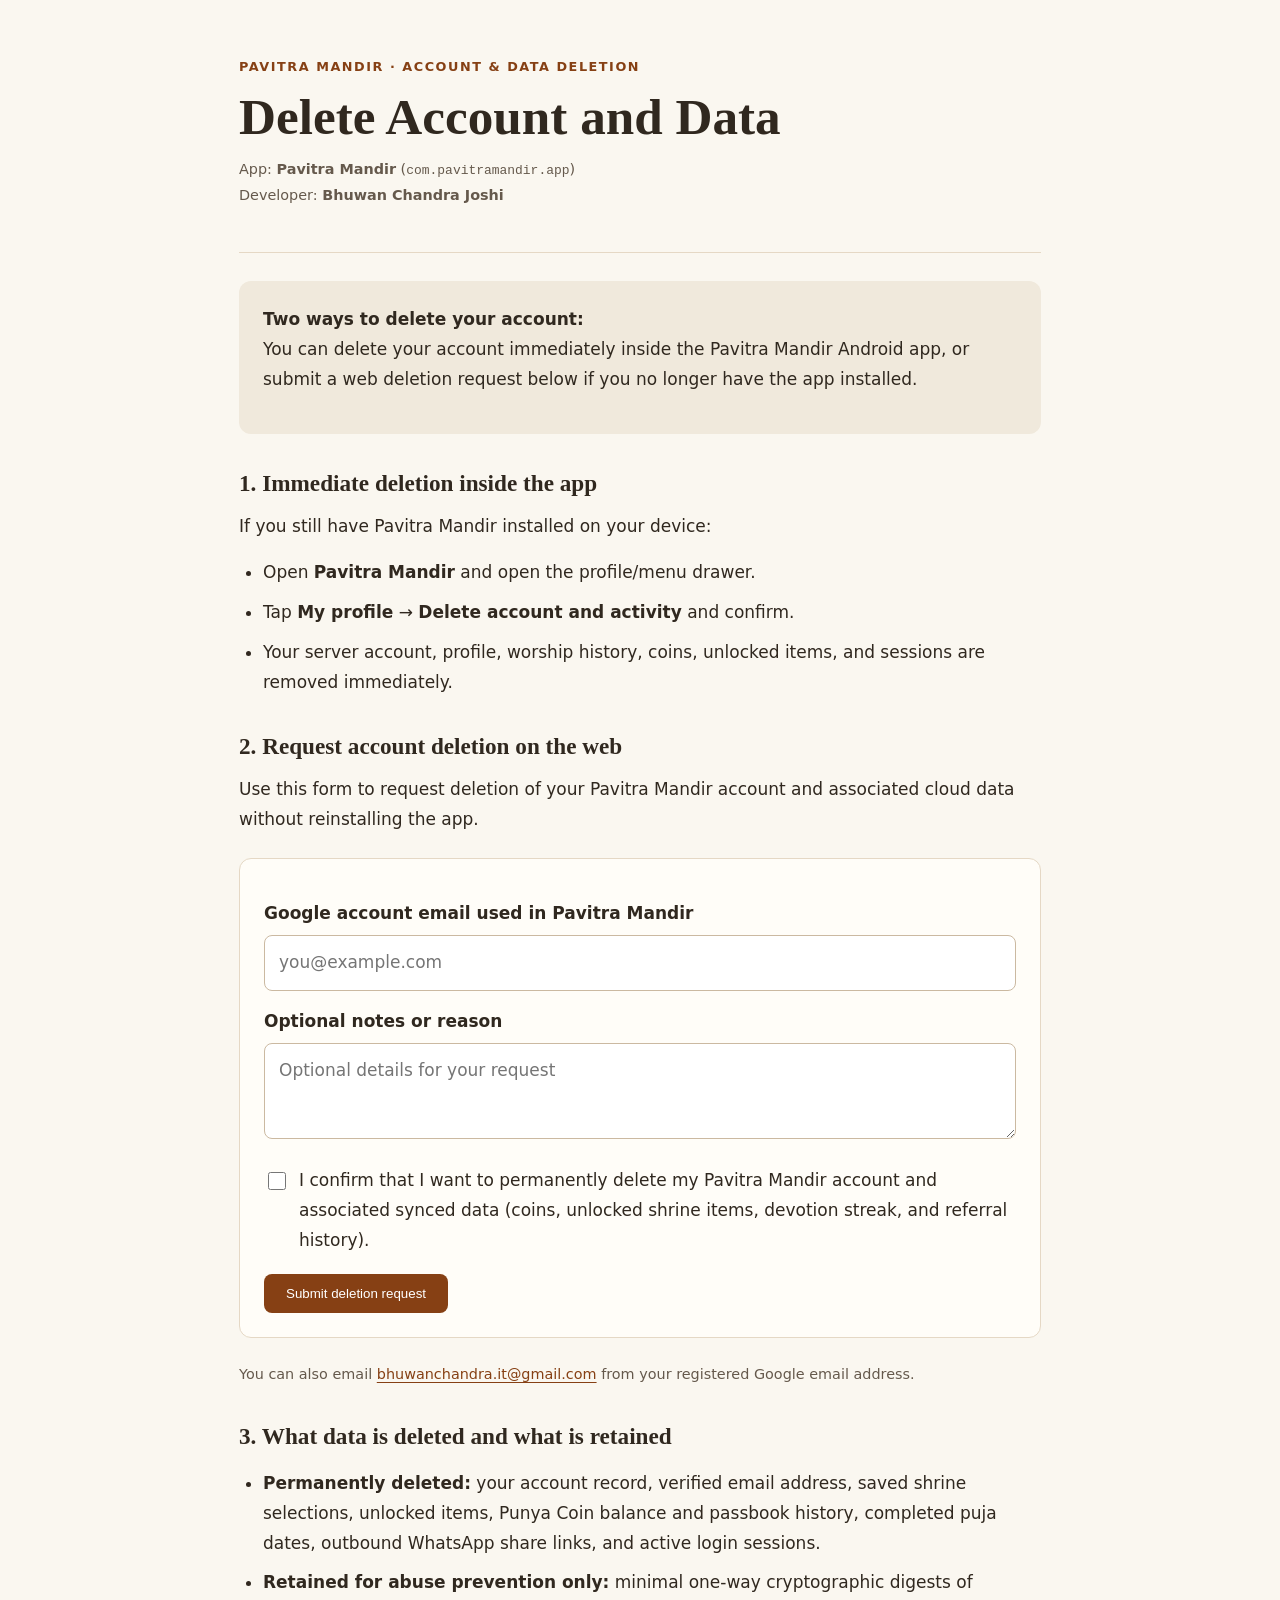
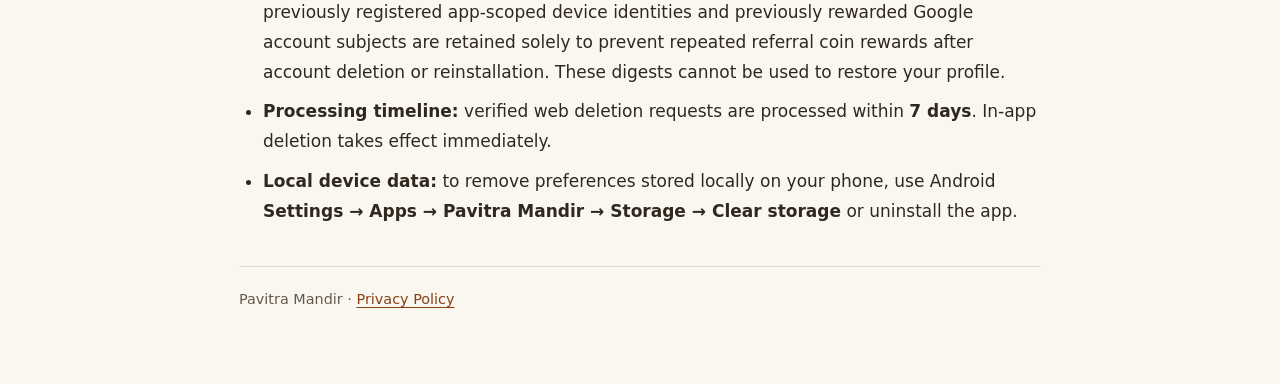
<file: backend/internal/community/delete_account.html>
<!doctype html>
<html lang="en">
<head>
  <meta charset="utf-8">
  <meta name="viewport" content="width=device-width, initial-scale=1">
  <meta name="description" content="Request deletion of your Pavitra Mandir account and associated data.">
  <meta name="robots" content="index, follow">
  <title>Delete Account &amp; Data · Pavitra Mandir</title>
  <style>
    :root { color-scheme: light; --ink: #30281f; --muted: #65594c; --accent: #864014; --accent-dark: #6b310d; --line: #e5d8c5; --card: #f0e9dc; --surface: #fffdf8; }
    * { box-sizing: border-box; }
    body { margin: 0; background: #faf7f0; color: var(--ink); font: 17px/1.75 system-ui, -apple-system, BlinkMacSystemFont, "Segoe UI", sans-serif; }
    main { max-width: 850px; margin: auto; padding: 56px 24px 72px; }
    header { border-bottom: 1px solid var(--line); padding-bottom: 28px; }
    .brand { color: var(--accent); font-weight: 700; letter-spacing: .12em; font-size: .8rem; text-transform: uppercase; }
    h1 { margin: 10px 0; font: 600 clamp(2.1rem, 7vw, 3.2rem)/1.15 Georgia, serif; }
    h2 { margin: 0 0 12px; font: 600 1.45rem/1.35 Georgia, serif; }
    p { margin: 0 0 16px; }
    .meta, footer { color: var(--muted); font-size: .9rem; }
    .summary { background: var(--card); padding: 24px; border-radius: 12px; margin: 28px 0; }
    .card { background: var(--surface); border: 1px solid var(--line); border-radius: 12px; padding: 24px; margin: 24px 0; }
    section { margin-top: 34px; }
    ul { padding-left: 24px; }
    li { margin-bottom: 10px; }
    a { color: var(--accent); text-underline-offset: 3px; overflow-wrap: anywhere; }
    a:focus-visible, button:focus-visible, input:focus-visible, textarea:focus-visible { outline: 3px solid var(--accent); outline-offset: 3px; }
    code { overflow-wrap: anywhere; font-size: .9em; }
    label { display: block; font-weight: 600; margin: 16px 0 6px; }
    input[type="email"], textarea {
      width: 100%; padding: 12px 14px; border: 1px solid #cbb9a1; border-radius: 8px;
      background: #ffffff; color: var(--ink); font: inherit;
    }
    textarea { min-height: 96px; resize: vertical; }
    .checkbox-row { display: flex; gap: 10px; align-items: flex-start; margin: 18px 0; font-weight: 400; cursor: pointer; }
    .checkbox-row input { margin-top: 6px; flex: 0 0 auto; width: 18px; height: 18px; accent-color: var(--accent); }
    .btn {
      display: inline-block; border: 0; border-radius: 8px; padding: 12px 22px;
      background: var(--accent); color: #ffffff; font: 600 1rem/1.2 inherit; cursor: pointer; text-decoration: none;
    }
    .btn:hover { background: var(--accent-dark); }
    .btn[disabled] { opacity: .65; cursor: wait; }
    .btn-secondary { background: transparent; color: var(--accent); border: 1px solid var(--accent); margin-top: 10px; }
    .btn-secondary:hover { background: #f6ede0; }
    .status { display: none; margin-top: 18px; padding: 16px 18px; border-radius: 10px; border: 1px solid var(--line); }
    .status.ok { display: block; background: #edf7ed; border-color: #6aa16d; color: #1e4620; }
    .status.err { display: block; background: #fff1d8; border-color: #b97a30; color: #5c3309; }
    footer { border-top: 1px solid var(--line); margin-top: 40px; padding-top: 20px; }
    @media (max-width: 480px) { main { padding: 32px 20px 48px; } .card { padding: 18px; } }
  </style>
</head>
<body>
  <main>
    <header>
      <div class="brand">Pavitra Mandir · Account &amp; Data Deletion</div>
      <h1>Delete Account and Data</h1>
      <p class="meta">App: <strong>Pavitra Mandir</strong> (<code>com.pavitramandir.app</code>)<br>Developer: <strong>Bhuwan Chandra Joshi</strong></p>
    </header>

    <div class="summary">
      <strong>Two ways to delete your account:</strong>
      <p>You can delete your account immediately inside the Pavitra Mandir Android app, or submit a web deletion request below if you no longer have the app installed.</p>
    </div>

    <section aria-labelledby="in-app">
      <h2 id="in-app">1. Immediate deletion inside the app</h2>
      <p>If you still have Pavitra Mandir installed on your device:</p>
      <ul>
        <li>Open <strong>Pavitra Mandir</strong> and open the profile/menu drawer.</li>
        <li>Tap <strong>My profile</strong> → <strong>Delete account and activity</strong> and confirm.</li>
        <li>Your server account, profile, worship history, coins, unlocked items, and sessions are removed immediately.</li>
      </ul>
    </section>

    <section aria-labelledby="web-request">
      <h2 id="web-request">2. Request account deletion on the web</h2>
      <p>Use this form to request deletion of your Pavitra Mandir account and associated cloud data without reinstalling the app.</p>
      <div class="card">
        <form id="deletionForm">
          <label for="email">Google account email used in Pavitra Mandir</label>
          <input id="email" name="email" type="email" required maxlength="254" autocomplete="email" placeholder="you@example.com">

          <label for="reason">Optional notes or reason</label>
          <textarea id="reason" name="reason" maxlength="500" placeholder="Optional details for your request"></textarea>

          <label class="checkbox-row">
            <input id="confirm" type="checkbox" required>
            <span>I confirm that I want to permanently delete my Pavitra Mandir account and associated synced data (coins, unlocked shrine items, devotion streak, and referral history).</span>
          </label>

          <button id="submitBtn" class="btn" type="submit">Submit deletion request</button>
          <div id="statusBox" class="status" role="status" aria-live="polite"></div>
        </form>
      </div>
      <p class="meta">You can also email <a href="mailto:bhuwanchandra.it@gmail.com?subject=Pavitra%20Mandir%20Account%20Deletion%20Request">bhuwanchandra.it@gmail.com</a> from your registered Google email address.</p>
    </section>

    <section aria-labelledby="data-scope">
      <h2 id="data-scope">3. What data is deleted and what is retained</h2>
      <ul>
        <li><strong>Permanently deleted:</strong> your account record, verified email address, saved shrine selections, unlocked items, Punya Coin balance and passbook history, completed puja dates, outbound WhatsApp share links, and active login sessions.</li>
        <li><strong>Retained for abuse prevention only:</strong> minimal one-way cryptographic digests of previously registered app-scoped device identities and previously rewarded Google account subjects are retained solely to prevent repeated referral coin rewards after account deletion or reinstallation. These digests cannot be used to restore your profile.</li>
        <li><strong>Processing timeline:</strong> verified web deletion requests are processed within <strong>7 days</strong>. In-app deletion takes effect immediately.</li>
        <li><strong>Local device data:</strong> to remove preferences stored locally on your phone, use Android <strong>Settings → Apps → Pavitra Mandir → Storage → Clear storage</strong> or uninstall the app.</li>
      </ul>
    </section>

    <footer>
      Pavitra Mandir · <a href="https://pavitramandir.app/privacy-policy.html">Privacy Policy</a>
    </footer>
  </main>

  <script>
    (function () {
      var endpoint = "/api/v2/account-deletion-request";
      var form = document.getElementById("deletionForm");
      var emailInput = document.getElementById("email");
      var reasonInput = document.getElementById("reason");
      var submitBtn = document.getElementById("submitBtn");
      var statusBox = document.getElementById("statusBox");

      function showStatus(ok, html) {
        statusBox.className = "status " + (ok ? "ok" : "err");
        statusBox.innerHTML = html;
      }

      function escapeHtml(text) {
        return text.replace(/[&<>"']/g, function (c) {
          return { "&": "&amp;", "<": "&lt;", ">": "&gt;", "\"": "&quot;", "'": "&#39;" }[c];
        });
      }

      form.addEventListener("submit", function (event) {
        event.preventDefault();
        var email = emailInput.value.trim();
        var reason = reasonInput.value.trim();
        if (!email) return;

        submitBtn.disabled = true;
        statusBox.className = "status";
        statusBox.textContent = "";

        fetch(endpoint, {
          method: "POST",
          headers: { "Content-Type": "application/json" },
          body: JSON.stringify({ email: email, reason: reason })
        })
          .then(function (res) {
            return res.text().then(function (text) {
              var data = {};
              try { data = text ? JSON.parse(text) : {}; } catch (_) {}
              return { ok: res.ok, status: res.status, data: data };
            });
          })
          .then(function (result) {
            if (result.ok && result.data.requested) {
              var ref = escapeHtml(result.data.reference_id || "");
              var msg = escapeHtml(result.data.message || "Your account deletion request has been recorded.");
              showStatus(true, "<strong>Request received.</strong><br>" + msg + (ref ? "<br>Reference ID: <code>" + ref + "</code>" : ""));
              form.reset();
              return;
            }
            var errMsg = escapeHtml((result.data && result.data.error) || "Could not submit request right now.");
            showStatus(false, errMsg);
          })
          .catch(function () {
            var mailto = "mailto:bhuwanchandra.it@gmail.com?subject=" +
              encodeURIComponent("Pavitra Mandir Account Deletion Request") +
              "&body=" + encodeURIComponent("Please delete my Pavitra Mandir account and associated data.\n\nGoogle account email: " + email + (reason ? "\nReason: " + reason : ""));
            showStatus(false, 'Unable to reach the account service right now. You can send your deletion request directly by email:<br><a class="btn btn-secondary" href="' + mailto + '">Email deletion request</a>');
          })
          .finally(function () {
            submitBtn.disabled = false;
          });
      });
    })();
  </script>
</body>
</html>
</file>
<file: web/style.css>
/* Pavitra Mandir (पवित्र मंदिर) - Sacred CSS Design System */
@import url('https://fonts.googleapis.com/css2?family=Cinzel:wght@500;700;900&family=Outfit:wght@300;400;500;600;700&family=Tiro+Devanagari+Hindi:ital@0;1&display=swap');

:root {
  /* Sacred Color Palette (Garbhagriha Chiaroscuro) */
  --saffron: #FF9E2C;
  --deep-saffron: #D85816;
  --gold: #D8AF52;
  --brass: #C5A059;
  --vermilion: #A82424;
  --silk-red: #6B1212;
  --marigold: #FF7A18;
  --lotus-pink: #E26A8D;
  
  /* Wood & Temple Architecture Colors */
  --sanctum-dark: #0D0B0A;
  --teak-dark: #140D0A;
  --teak-wood: #22140F;
  --teak-card: rgba(34, 20, 15, 0.78);
  
  /* Text & Accents */
  --text-primary: #FFFDF8;
  --text-secondary: #CFC2B2;
  --text-muted: #9E9088;
  --border-gold: rgba(216, 175, 82, 0.3);
  --border-gold-glow: rgba(216, 175, 82, 0.6);

  /* Typography */
  --font-serif: 'Cinzel', serif;
  --font-hindi: 'Tiro Devanagari Hindi', serif;
  --font-sans: 'Outfit', -apple-system, BlinkMacSystemFont, sans-serif;
}

/* Reset & Global Base */
*, *::before, *::after {
  box-sizing: border-box;
  margin: 0;
  padding: 0;
}

html {
  scroll-behavior: smooth;
  font-size: 16px;
}

body {
  background-color: var(--sanctum-dark);
  color: var(--text-primary);
  font-family: var(--font-sans);
  line-height: 1.6;
  overflow-x: hidden;
  background-image: 
    radial-gradient(circle at 50% 0%, rgba(255, 140, 0, 0.15), transparent 70%),
    radial-gradient(circle at 10% 40%, rgba(184, 28, 28, 0.08), transparent 50%),
    radial-gradient(circle at 90% 80%, rgba(255, 215, 0, 0.08), transparent 50%);
  background-attachment: fixed;
}

/* Typography Helpers */
h1, h2, h3, .heading-serif {
  font-family: var(--font-serif);
  letter-spacing: 0.03em;
  color: var(--text-primary);
}

.hindi-text {
  font-family: var(--font-hindi);
}

.gold-gradient-text {
  background: linear-gradient(135deg, #FFF7E7 0%, var(--gold) 50%, var(--saffron) 100%);
  -webkit-background-clip: text;
  -webkit-text-fill-color: transparent;
}

.saffron-badge {
  display: inline-flex;
  align-items: center;
  gap: 0.5rem;
  padding: 0.35rem 1rem;
  border-radius: 9999px;
  background: rgba(255, 140, 0, 0.12);
  border: 1px solid rgba(255, 215, 0, 0.3);
  color: var(--gold);
  font-size: 0.875rem;
  font-weight: 500;
  text-transform: uppercase;
  letter-spacing: 0.08em;
  backdrop-filter: blur(8px);
}

/* Container & Layout */
.container {
  max-width: 1240px;
  margin: 0 auto;
  padding: 0 1.5rem;
}

/* Navbar */
.navbar {
  position: fixed;
  top: 0;
  left: 0;
  right: 0;
  z-index: 1000;
  padding: 1rem 0;
  transition: all 0.3s ease;
  background: rgba(10, 4, 3, 0.85);
  backdrop-filter: blur(16px);
  border-bottom: 1px solid var(--border-gold);
}

.navbar-container {
  display: flex;
  align-items: center;
  justify-content: space-between;
}

.brand-logo {
  display: flex;
  align-items: center;
  gap: 0.75rem;
  text-decoration: none;
  color: var(--text-primary);
}

.brand-icon {
  width: 42px;
  height: 42px;
  border-radius: 50%;
  background: radial-gradient(circle, var(--gold) 0%, var(--deep-saffron) 100%);
  display: flex;
  align-items: center;
  justify-content: center;
  box-shadow: 0 0 16px rgba(255, 140, 0, 0.5);
  font-size: 1.5rem;
}

.brand-text {
  font-family: var(--font-serif);
  font-size: 1.35rem;
  font-weight: 700;
  letter-spacing: 0.05em;
}

.brand-sub {
  font-family: var(--font-hindi);
  font-size: 0.9rem;
  color: var(--gold);
  margin-left: 0.25rem;
}

.nav-links {
  display: flex;
  align-items: center;
  gap: 2rem;
  list-style: none;
}

.nav-link {
  color: var(--text-secondary);
  text-decoration: none;
  font-weight: 500;
  transition: color 0.25s ease;
  font-size: 0.95rem;
}

.nav-link:hover {
  color: var(--gold);
}

.nav-actions {
  display: flex;
  align-items: center;
  gap: 1rem;
}

.btn-primary {
  display: inline-flex;
  align-items: center;
  gap: 0.5rem;
  padding: 0.75rem 1.75rem;
  border-radius: 8px;
  background: linear-gradient(135deg, var(--saffron) 0%, var(--deep-saffron) 100%);
  color: #FFF;
  font-weight: 600;
  text-decoration: none;
  border: 1px solid rgba(255, 215, 0, 0.4);
  box-shadow: 0 4px 20px rgba(230, 82, 0, 0.4);
  transition: all 0.3s cubic-bezier(0.16, 1, 0.3, 1);
  cursor: pointer;
}

.btn-primary:hover {
  transform: translateY(-2px);
  box-shadow: 0 6px 28px rgba(255, 140, 0, 0.6);
  background: linear-gradient(135deg, var(--gold) 0%, var(--deep-saffron) 100%);
}

.btn-secondary {
  display: inline-flex;
  align-items: center;
  gap: 0.5rem;
  padding: 0.75rem 1.75rem;
  border-radius: 8px;
  background: rgba(38, 18, 11, 0.8);
  color: var(--text-primary);
  font-weight: 600;
  text-decoration: none;
  border: 1px solid var(--border-gold);
  backdrop-filter: blur(8px);
  transition: all 0.3s ease;
  cursor: pointer;
}

.btn-secondary:hover {
  border-color: var(--gold);
  background: rgba(50, 24, 15, 0.9);
  color: var(--gold);
  transform: translateY(-2px);
}

/* Hero Section */
.hero {
  position: relative;
  padding: 10rem 0 6rem;
  min-height: 90vh;
  display: flex;
  align-items: center;
  overflow: hidden;
}

.hero-bg-glow {
  position: absolute;
  top: 20%;
  left: 50%;
  transform: translate(-50%, -50%);
  width: 600px;
  height: 600px;
  background: radial-gradient(circle, rgba(255, 140, 0, 0.25) 0%, rgba(184, 28, 28, 0.1) 40%, transparent 70%);
  filter: blur(60px);
  pointer-events: none;
}

.hero-grid {
  display: grid;
  grid-template-columns: 1fr 1fr;
  gap: 3.5rem;
  align-items: center;
}

.hero-content {
  display: flex;
  flex-direction: column;
  gap: 1.5rem;
}

.hero-shlok {
  font-family: var(--font-hindi);
  font-size: 1.25rem;
  color: var(--gold);
  line-height: 1.8;
  padding-left: 1rem;
  border-left: 3px solid var(--saffron);
  text-shadow: 0 0 12px rgba(255, 215, 0, 0.3);
}

.hero-title {
  font-size: 3.5rem;
  font-weight: 900;
  line-height: 1.15;
}

.hero-subtitle {
  font-size: 1.15rem;
  color: var(--text-secondary);
  line-height: 1.7;
}

.hero-ctas {
  display: flex;
  align-items: center;
  gap: 1rem;
  margin-top: 1rem;
  flex-wrap: wrap;
}

/* Interactive Mandir Simulator Box */
.mandir-simulator-card {
  position: relative;
  background: var(--teak-card);
  border: 1px solid var(--border-gold);
  border-radius: 20px;
  padding: 1.5rem;
  backdrop-filter: blur(16px);
  box-shadow: 0 20px 50px rgba(0, 0, 0, 0.6), inset 0 0 20px rgba(255, 215, 0, 0.05);
  overflow: hidden;
  transition: border-color 0.4s ease;
}

.mandir-simulator-card:hover {
  border-color: var(--border-gold-glow);
}

.simulator-header {
  display: flex;
  align-items: center;
  justify-content: space-between;
  margin-bottom: 1rem;
  padding-bottom: 0.75rem;
  border-bottom: 1px solid var(--border-gold);
}

.simulator-title {
  font-size: 1.1rem;
  font-weight: 700;
  display: flex;
  align-items: center;
  gap: 0.5rem;
}

.live-indicator {
  display: flex;
  align-items: center;
  gap: 0.4rem;
  font-size: 0.75rem;
  color: #4CAF50;
  font-weight: 600;
}

.dot-pulse {
  width: 8px;
  height: 8px;
  background-color: #4CAF50;
  border-radius: 50%;
  animation: pulse 1.8s infinite;
}

@keyframes pulse {
  0% { transform: scale(0.95); box-shadow: 0 0 0 0 rgba(76, 175, 80, 0.7); }
  70% { transform: scale(1); box-shadow: 0 0 0 10px rgba(76, 175, 80, 0); }
  100% { transform: scale(0.95); box-shadow: 0 0 0 0 rgba(76, 175, 80, 0); }
}

.sanctum-canvas-container {
  position: relative;
  width: 100%;
  height: 340px;
  border-radius: 12px;
  overflow: hidden;
  background: #080302;
  display: flex;
  align-items: center;
  justify-content: center;
}

.sanctum-img {
  width: 100%;
  height: 100%;
  object-fit: cover;
  transition: opacity 0.5s ease;
}

.diya-overlay-glow {
  position: absolute;
  inset: 0;
  background: radial-gradient(circle at 50% 65%, rgba(255, 140, 0, 0.4) 0%, rgba(255, 215, 0, 0.15) 35%, transparent 70%);
  opacity: 0;
  transition: opacity 0.6s ease;
  pointer-events: none;
}

.diya-overlay-glow.active {
  opacity: 1;
}

.ripple-canvas {
  position: absolute;
  inset: 0;
  pointer-events: none;
}

/* Simulator Interactive Toolbar */
.simulator-toolbar {
  display: grid;
  grid-template-columns: repeat(4, 1fr);
  gap: 0.75rem;
  margin-top: 1rem;
}

.action-btn {
  display: flex;
  flex-direction: column;
  align-items: center;
  justify-content: center;
  gap: 0.4rem;
  padding: 0.75rem 0.5rem;
  border-radius: 10px;
  background: rgba(22, 10, 6, 0.9);
  border: 1px solid var(--border-gold);
  color: var(--text-primary);
  font-size: 0.8rem;
  font-weight: 500;
  cursor: pointer;
  transition: all 0.25s ease;
}

.action-btn:hover, .action-btn.active {
  background: linear-gradient(135deg, rgba(255, 140, 0, 0.2) 0%, rgba(184, 28, 28, 0.2) 100%);
  border-color: var(--gold);
  color: var(--gold);
  transform: translateY(-2px);
}

.action-btn i {
  font-size: 1.35rem;
}

/* Section Title Styling */
.section {
  padding: 6rem 0;
  position: relative;
}

.section-header {
  text-align: center;
  max-width: 680px;
  margin: 0 auto 4rem;
}

.section-title {
  font-size: 2.5rem;
  margin: 0.75rem 0 1rem;
}

.section-desc {
  color: var(--text-secondary);
  font-size: 1.05rem;
}

/* 8-Step Ritual Section */
.ritual-grid {
  display: grid;
  grid-template-columns: repeat(auto-fit, minmax(260px, 1fr));
  gap: 1.5rem;
}

.ritual-card {
  background: var(--teak-card);
  border: 1px solid var(--border-gold);
  border-radius: 16px;
  padding: 1.75rem;
  position: relative;
  overflow: hidden;
  transition: all 0.3s cubic-bezier(0.16, 1, 0.3, 1);
  backdrop-filter: blur(10px);
}

.ritual-card:hover {
  transform: translateY(-6px);
  border-color: var(--gold);
  box-shadow: 0 12px 30px rgba(0, 0, 0, 0.5), 0 0 20px rgba(255, 140, 0, 0.15);
}

.step-num {
  position: absolute;
  top: 1rem;
  right: 1.25rem;
  font-family: var(--font-serif);
  font-size: 2.5rem;
  font-weight: 900;
  color: rgba(212, 175, 55, 0.12);
  line-height: 1;
}

.ritual-icon {
  width: 52px;
  height: 52px;
  border-radius: 12px;
  background: radial-gradient(circle, rgba(255, 140, 0, 0.25) 0%, rgba(38, 18, 11, 0.8) 100%);
  border: 1px solid var(--border-gold);
  display: flex;
  align-items: center;
  justify-content: center;
  font-size: 1.5rem;
  color: var(--gold);
  margin-bottom: 1.25rem;
}

.ritual-title {
  font-size: 1.2rem;
  font-weight: 700;
  margin-bottom: 0.25rem;
}

.ritual-hindi {
  font-family: var(--font-hindi);
  font-size: 0.95rem;
  color: var(--saffron);
  margin-bottom: 0.75rem;
}

.ritual-desc {
  font-size: 0.9rem;
  color: var(--text-secondary);
  line-height: 1.5;
}

/* Aging Engine Feature Showcase */
.aging-section {
  background: linear-gradient(180deg, transparent 0%, rgba(22, 10, 6, 0.8) 50%, transparent 100%);
  border-top: 1px solid var(--border-gold);
  border-bottom: 1px solid var(--border-gold);
}

.aging-box {
  display: grid;
  grid-template-columns: 1fr 1fr;
  gap: 3rem;
  align-items: center;
  background: var(--teak-card);
  border: 1px solid var(--border-gold);
  border-radius: 24px;
  padding: 3rem;
  backdrop-filter: blur(16px);
}

.aging-control-panel {
  display: flex;
  flex-direction: column;
  gap: 1.5rem;
}

.time-slider-wrapper {
  margin-top: 1rem;
}

.slider-labels {
  display: flex;
  justify-content: space-between;
  font-size: 0.85rem;
  color: var(--text-secondary);
  margin-bottom: 0.5rem;
}

.aging-slider {
  width: 100%;
  -webkit-appearance: none;
  appearance: none;
  height: 8px;
  border-radius: 4px;
  background: #2A130C;
  outline: none;
  border: 1px solid var(--border-gold);
}

.aging-slider::-webkit-slider-thumb {
  -webkit-appearance: none;
  appearance: none;
  width: 24px;
  height: 24px;
  border-radius: 50%;
  background: var(--gold);
  cursor: pointer;
  box-shadow: 0 0 12px var(--saffron);
}

.status-badge-container {
  display: flex;
  align-items: center;
  gap: 1rem;
  padding: 1rem;
  border-radius: 12px;
  background: rgba(10, 4, 3, 0.6);
  border: 1px solid var(--border-gold);
}

.status-indicator-dot {
  width: 14px;
  height: 14px;
  border-radius: 50%;
  background: #4CAF50;
  box-shadow: 0 0 10px #4CAF50;

}

/* Audio Player Section */
.audio-showcase-grid {
  display: grid;
  grid-template-columns: 1.2fr 0.8fr;
  gap: 2.5rem;
  align-items: center;
}

.lyrics-player-card {
  background: var(--teak-card);
  border: 1px solid var(--border-gold);
  border-radius: 20px;
  padding: 2rem;
  backdrop-filter: blur(16px);
}

.lyrics-screen {
  background: rgba(10, 4, 3, 0.8);
  border-radius: 12px;
  padding: 1.5rem;
  border: 1px solid var(--border-gold);
  height: 240px;
  overflow-y: auto;
  display: flex;
  flex-direction: column;
  gap: 1rem;
  margin: 1.25rem 0;
}

.lyric-line {
  font-family: var(--font-hindi);
  font-size: 1.15rem;
  color: var(--text-muted);
  transition: all 0.3s ease;
}

.lyric-line.active {
  color: var(--gold);
  font-size: 1.3rem;
  font-weight: 700;
  text-shadow: 0 0 12px rgba(255, 215, 0, 0.5);
}

.player-controls {
  display: flex;
  align-items: center;
  justify-content: space-between;
}

/* Footer */
.footer {
  background: #060201;
  border-top: 1px solid var(--border-gold);
  padding: 4rem 0 2rem;
  color: var(--text-secondary);
}

.footer-grid {
  display: grid;
  grid-template-columns: 2fr 1fr 1fr;
  gap: 3rem;
  margin-bottom: 3rem;
}

.footer-brand p {
  margin-top: 1rem;
  font-size: 0.95rem;
  max-width: 360px;
  color: var(--text-muted);
}

.footer-title {
  font-family: var(--font-serif);
  color: var(--gold);
  font-size: 1.1rem;
  margin-bottom: 1.25rem;
}

.footer-links {
  list-style: none;
  display: flex;
  flex-direction: column;
  gap: 0.75rem;
}

.footer-links a {
  color: var(--text-secondary);
  text-decoration: none;
  font-size: 0.9rem;
  transition: color 0.25s ease;
}

.footer-links a:hover {
  color: var(--gold);
}

.footer-bottom {
  text-align: center;
  padding-top: 2rem;
  border-top: 1px solid rgba(212, 175, 55, 0.15);
  font-size: 0.85rem;
  color: var(--text-muted);
}

/* Media Queries */
@media (max-width: 992px) {
  .hero-grid, .aging-box, .audio-showcase-grid {
    grid-template-columns: 1fr;
  }
  .hero-title {
    font-size: 2.75rem;
  }
}

@media (max-width: 768px) {
  .nav-links {
    display: none;
  }
  .hero-title {
    font-size: 2.2rem;
  }
  .footer-grid {
    grid-template-columns: 1fr;
    gap: 2rem;
  }
}
</file>
